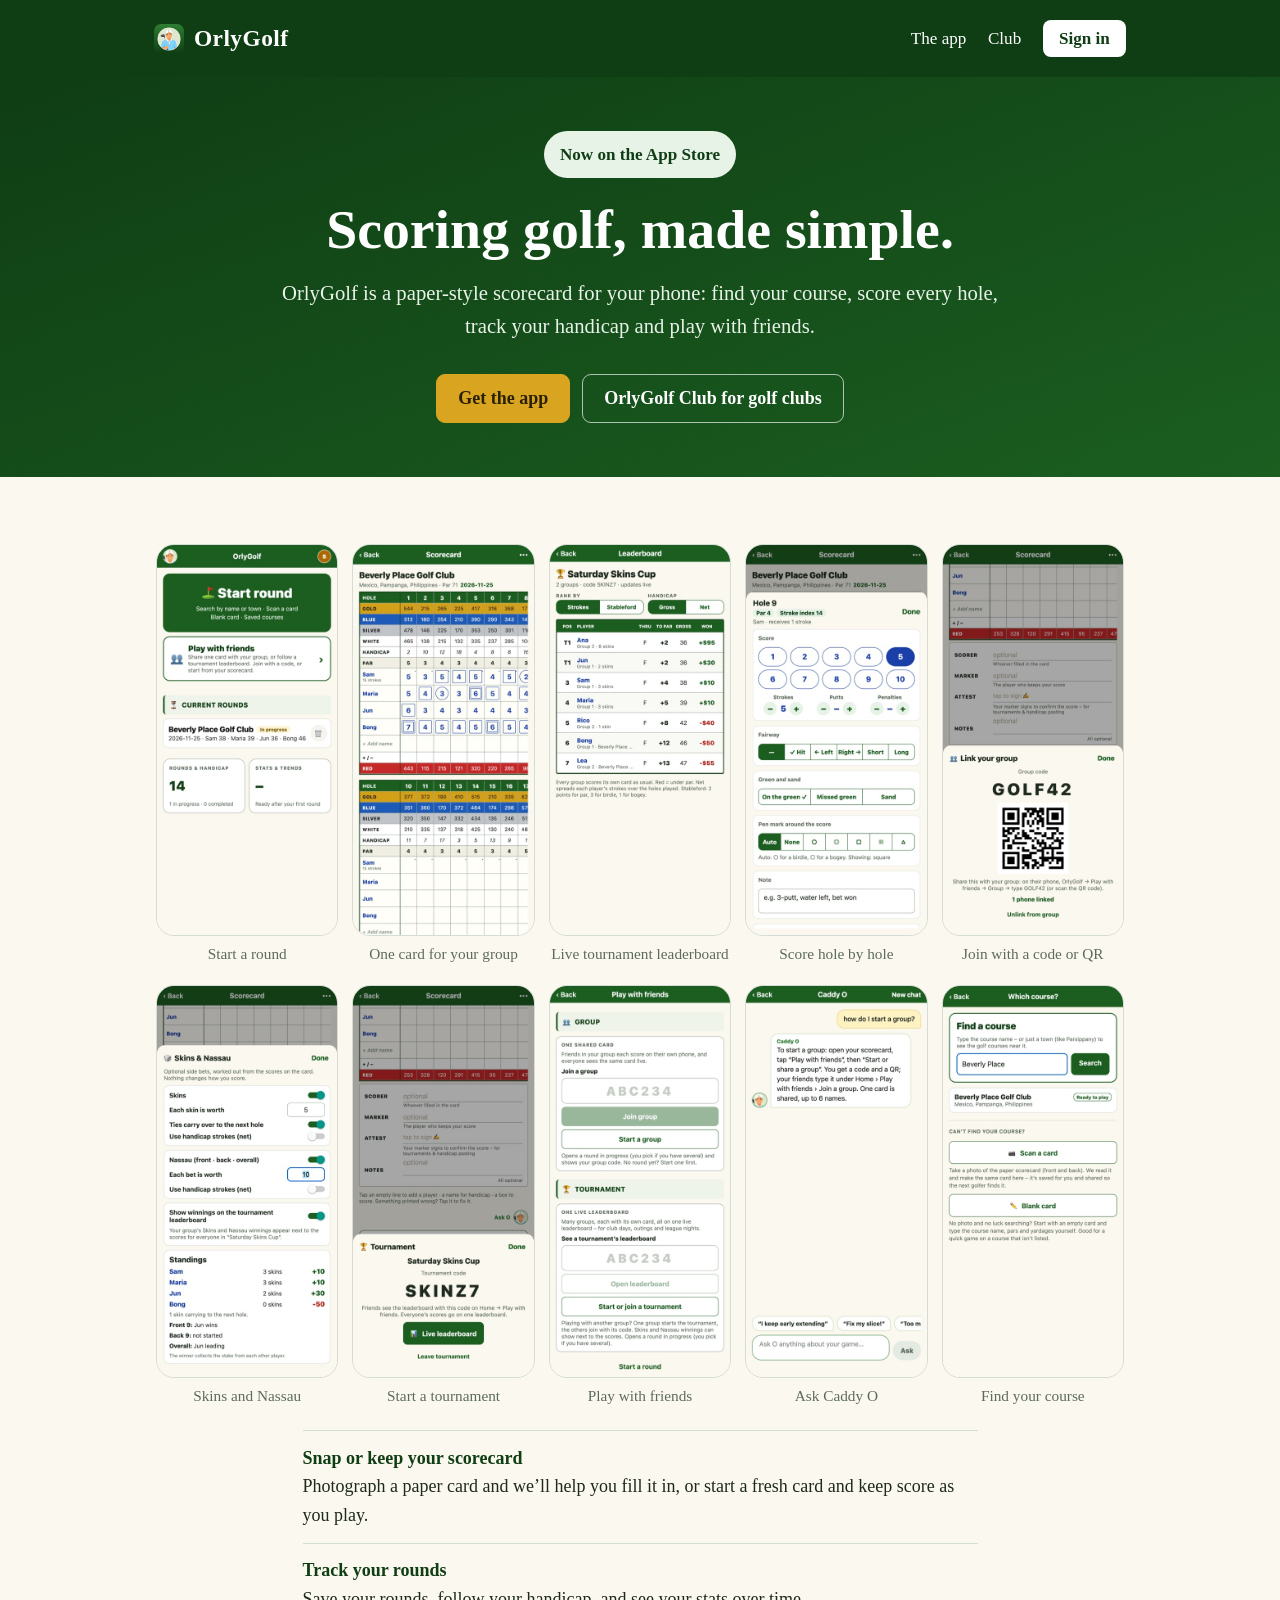
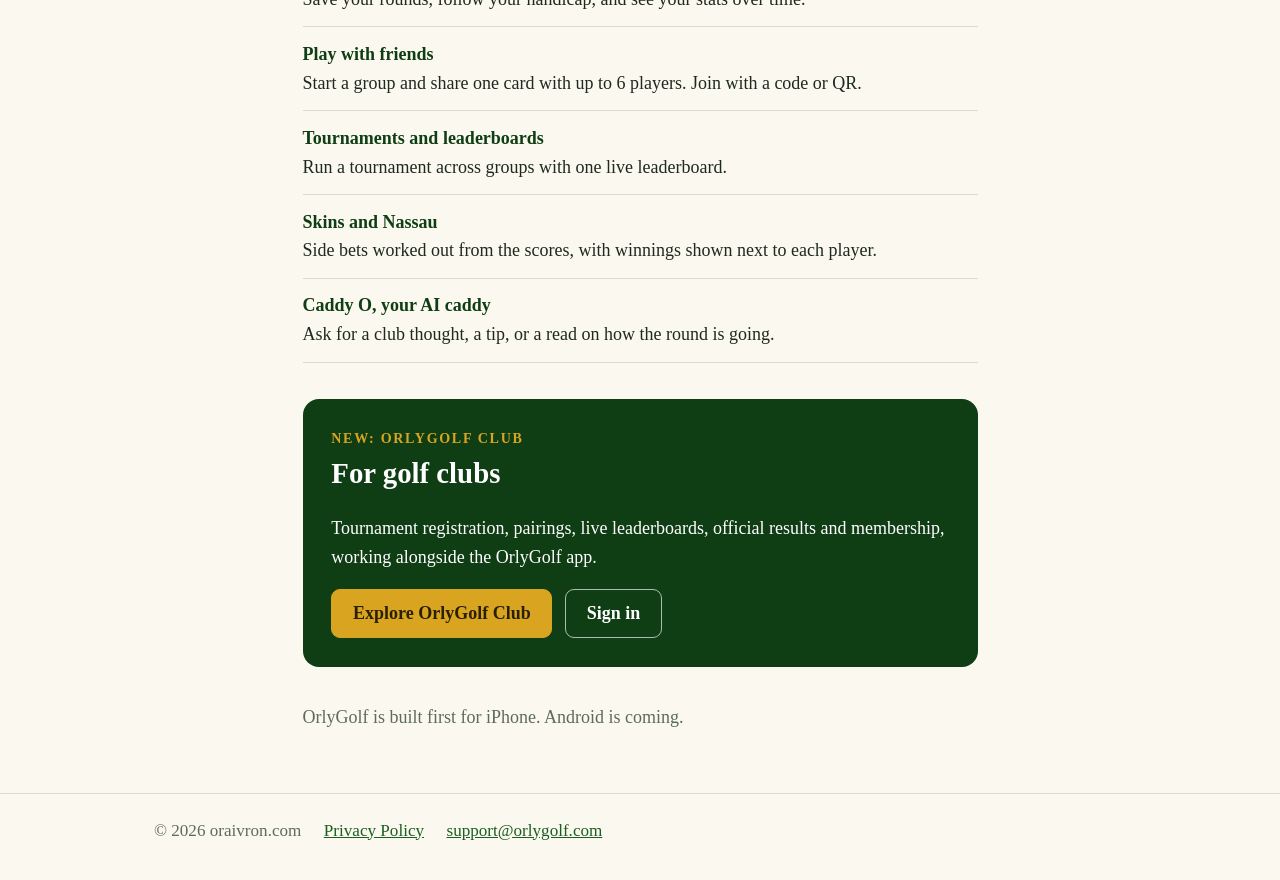
<file: index.html>
<!DOCTYPE html>
<html lang="en">
<head>
  <meta charset="utf-8">
  <meta name="viewport" content="width=device-width, initial-scale=1">
  <title>OrlyGolf — scoring golf, made simple</title>
  <meta name="description" content="OrlyGolf: scoring golf, made simple. A paper-style golf scorecard app. Snap or keep your scorecard, track rounds, handicap and stats, play with friends, and ask Caddy O, your AI caddy.">
  <link rel="canonical" href="https://orlygolf.com/">
  <link rel="icon" href="img/icon.png">
  <link rel="stylesheet" href="styles.css?v=db55f79e">
</head>
<body>
  <header>
    <div class="wrap"><a class="brand" href="./"><img src="img/icon.png" alt="" width="30" height="30">OrlyGolf</a>
      <nav aria-label="Main"><a href="./">The app</a><a href="club/">Club</a><a class="signin" href="club/#/login">Sign in</a></nav></div>
  </header>
  <section class="hero">
    <div class="wrap">
      <p class="badge"><a href="https://apps.apple.com/app/id6838043025">Now on the App Store</a></p>
      <h1>Scoring golf, made simple.</h1>
      <p class="lede">OrlyGolf is a paper-style scorecard for your phone: find your course, score every hole, track your handicap and play with friends.</p>
      <p class="actions"><a class="button" href="https://apps.apple.com/app/id6838043025">Get the app</a><a class="button outline" href="club/">OrlyGolf Club for golf clubs</a></p>
    </div>
  </section>
  <main>
    <section class="shots" aria-label="Screenshots">
      <figure><img src="img/home.jpg" alt="Home screen with Start round, Play with friends, current round and handicap." width="440" height="954" loading="lazy"><figcaption>Start a round</figcaption></figure>
      <figure><img src="img/scorecard-group.jpg" alt="Scorecard for Beverly Place Golf Club with four players and nine holes of scores." width="440" height="954" loading="lazy"><figcaption>One card for your group</figcaption></figure>
      <figure><img src="img/leaderboard.jpg" alt="Tournament leaderboard with position, to par, gross and winnings per player." width="440" height="954" loading="lazy"><figcaption>Live tournament leaderboard</figcaption></figure>
      <figure><img src="img/score-popup.jpg" alt="Score entry pop-up with number buttons over the scorecard." width="440" height="954" loading="lazy"><figcaption>Score hole by hole</figcaption></figure>
      <figure><img src="img/group-code.jpg" alt="Group code GOLF42 with a QR code to join the shared card." width="440" height="954" loading="lazy"><figcaption>Join with a code or QR</figcaption></figure>
      <figure><img src="img/skins-nassau.jpg" alt="Skins and Nassau settings and standings with money won and lost." width="440" height="954" loading="lazy"><figcaption>Skins and Nassau</figcaption></figure>
      <figure><img src="img/tournament.jpg" alt="Tournament sheet showing the code for Saturday Skins Cup." width="440" height="954" loading="lazy"><figcaption>Start a tournament</figcaption></figure>
      <figure><img src="img/play-with-friends.jpg" alt="Play with friends screen with Group and Tournament sections." width="440" height="954" loading="lazy"><figcaption>Play with friends</figcaption></figure>
      <figure><img src="img/caddy-o.jpg" alt="Caddy O chat answering how to start a group." width="440" height="954" loading="lazy"><figcaption>Ask Caddy O</figcaption></figure>
      <figure><img src="img/find-your-course.jpg" alt="Course search results with Full card and Your card tags." width="440" height="954" loading="lazy"><figcaption>Find your course</figcaption></figure>
    </section>

    <ul class="features">
      <li>
        <strong>Snap or keep your scorecard</strong>
        Photograph a paper card and we’ll help you fill it in, or start a fresh card and keep score as you play.
      </li>
      <li>
        <strong>Track your rounds</strong>
        Save your rounds, follow your handicap, and see your stats over time.
      </li>
      <li>
        <strong>Play with friends</strong>
        Start a group and share one card with up to 6 players. Join with a code or QR.
      </li>
      <li>
        <strong>Tournaments and leaderboards</strong>
        Run a tournament across groups with one live leaderboard.
      </li>
      <li>
        <strong>Skins and Nassau</strong>
        Side bets worked out from the scores, with winnings shown next to each player.
      </li>
      <li>
        <strong>Caddy O, your AI caddy</strong>
        Ask for a club thought, a tip, or a read on how the round is going.
      </li>
    </ul>

    <aside class="club-promo">
      <p class="eyebrow">New: OrlyGolf Club</p>
      <h2>For golf clubs</h2>
      <p>Tournament registration, pairings, live leaderboards, official results and membership, working alongside the OrlyGolf app.</p>
      <p class="actions"><a class="button" href="club/">Explore OrlyGolf Club</a><a class="button outline" href="club/#/login">Sign in</a></p>
    </aside>

    <p class="note">OrlyGolf is built first for iPhone. Android is coming.</p>
  </main>
  <footer>
    <div class="wrap">
      <span>© 2026 oraivron.com</span>
      <a href="privacy.html">Privacy Policy</a>
      <a href="mailto:support@orlygolf.com">support@orlygolf.com</a>
    </div>
  </footer>
</body>
</html>
</file>
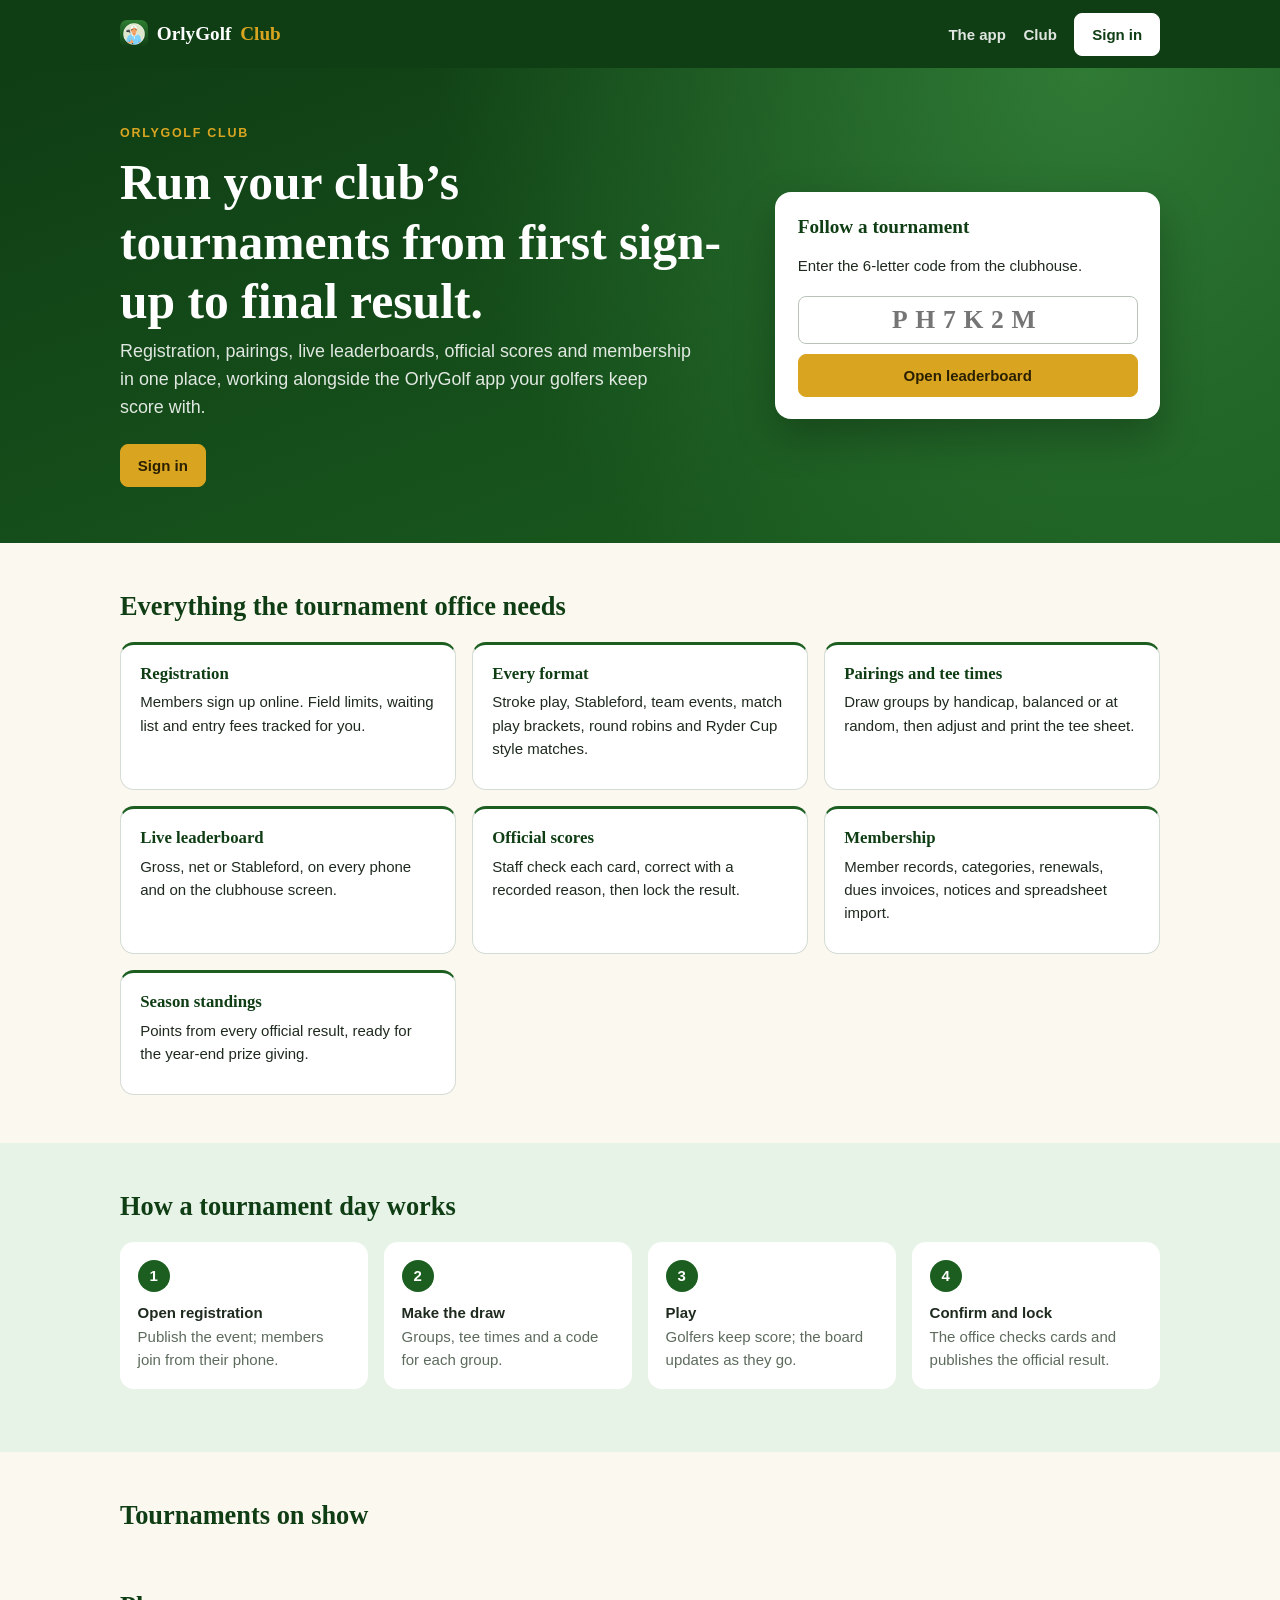
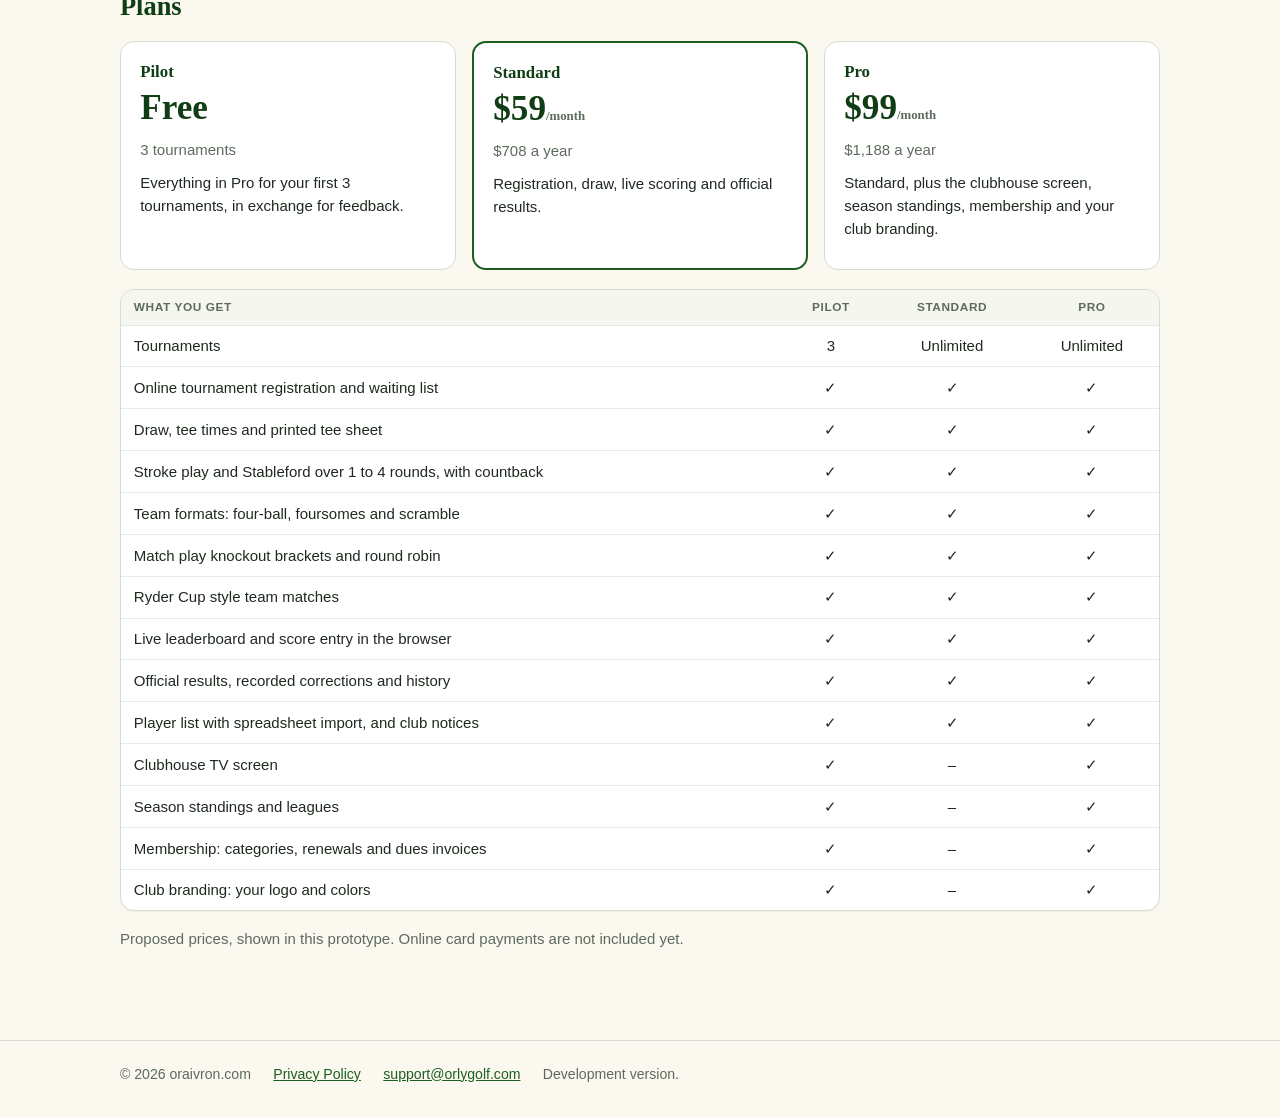
<file: club-dev/index.html>
<!DOCTYPE html>
<html lang="en">
<head>
  <meta charset="utf-8">
  <meta name="viewport" content="width=device-width, initial-scale=1">
  <title>OrlyGolf Club — tournaments and membership for golf clubs</title>
  <meta name="description" content="OrlyGolf Club: run club tournaments with live leaderboards and manage membership, working with the OrlyGolf app.">
  <meta name="robots" content="noindex">
  <link rel="icon" href="icon.png">
  <link rel="stylesheet" href="club.css?v=592870c0">
</head>
<body>
  <div id="root"></div>
  <script src="app.js?v=f42c25f8"></script>
</body>
</html>
</file>
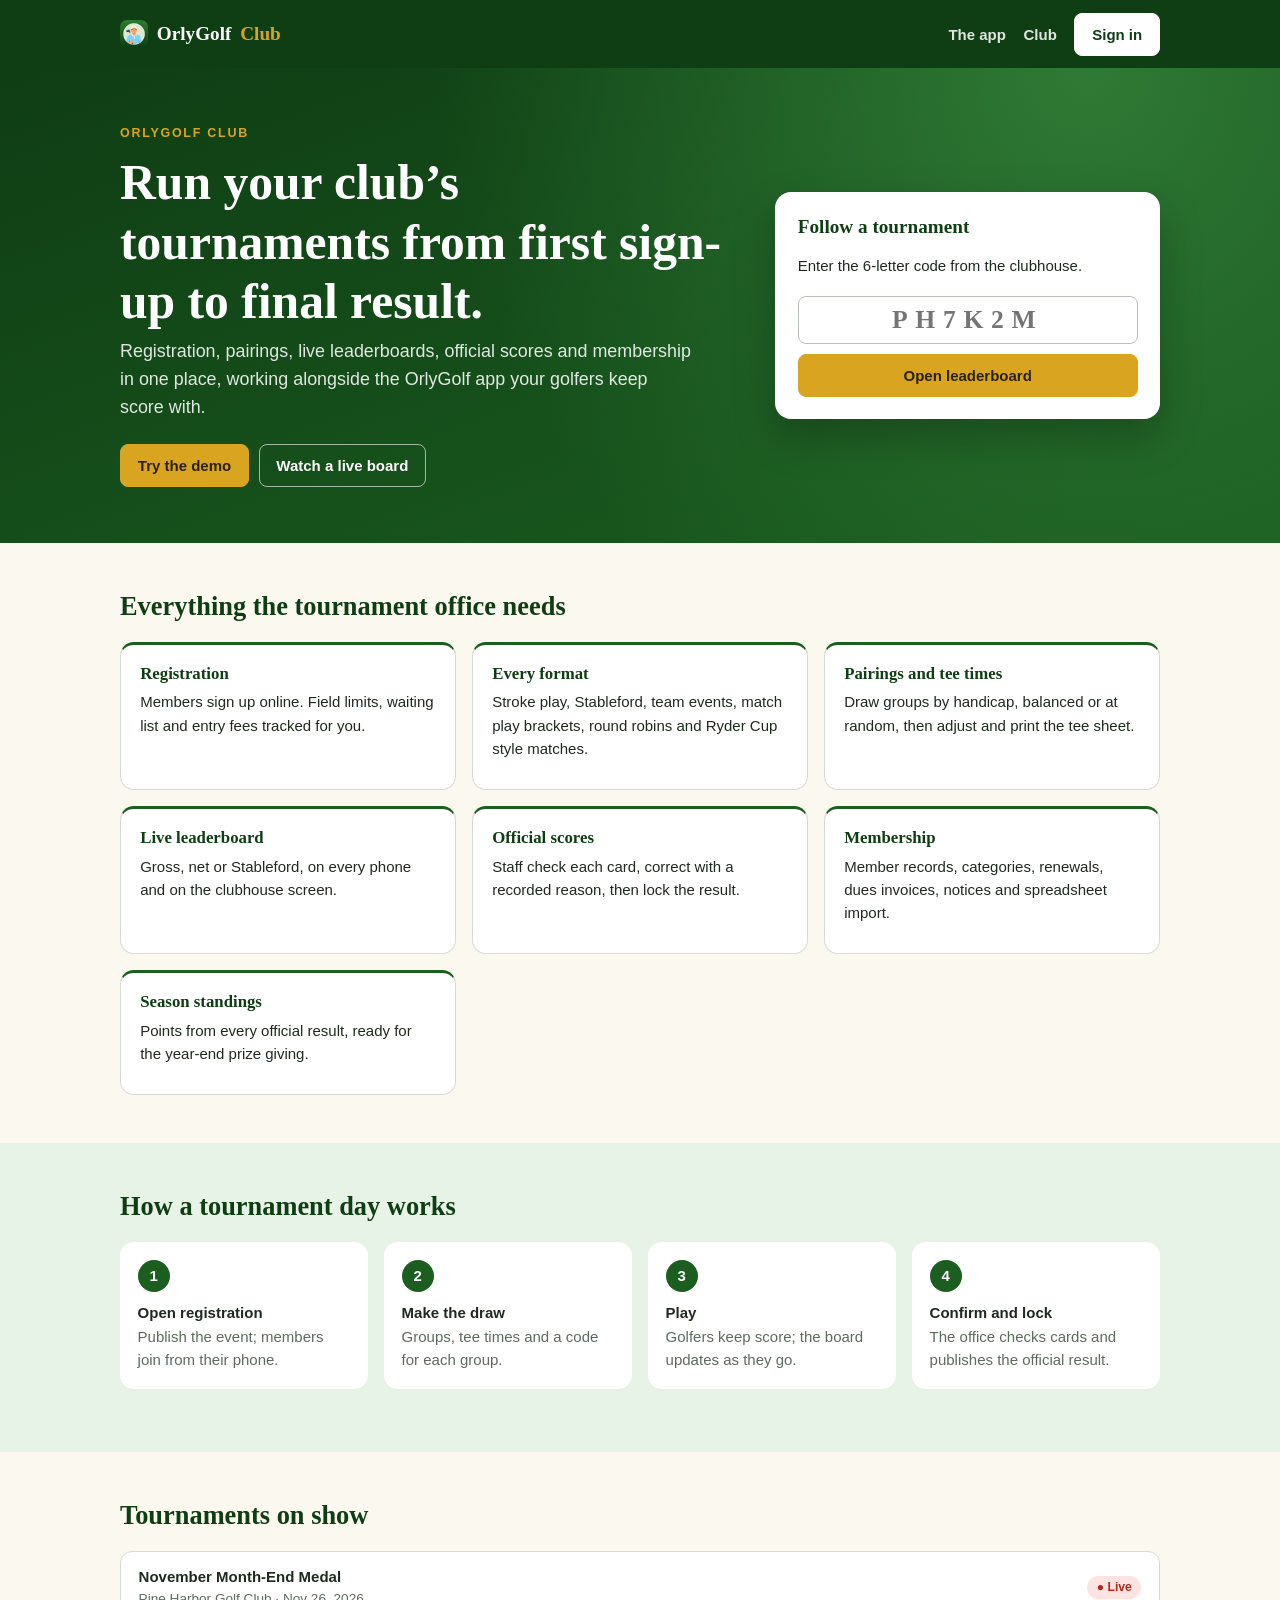
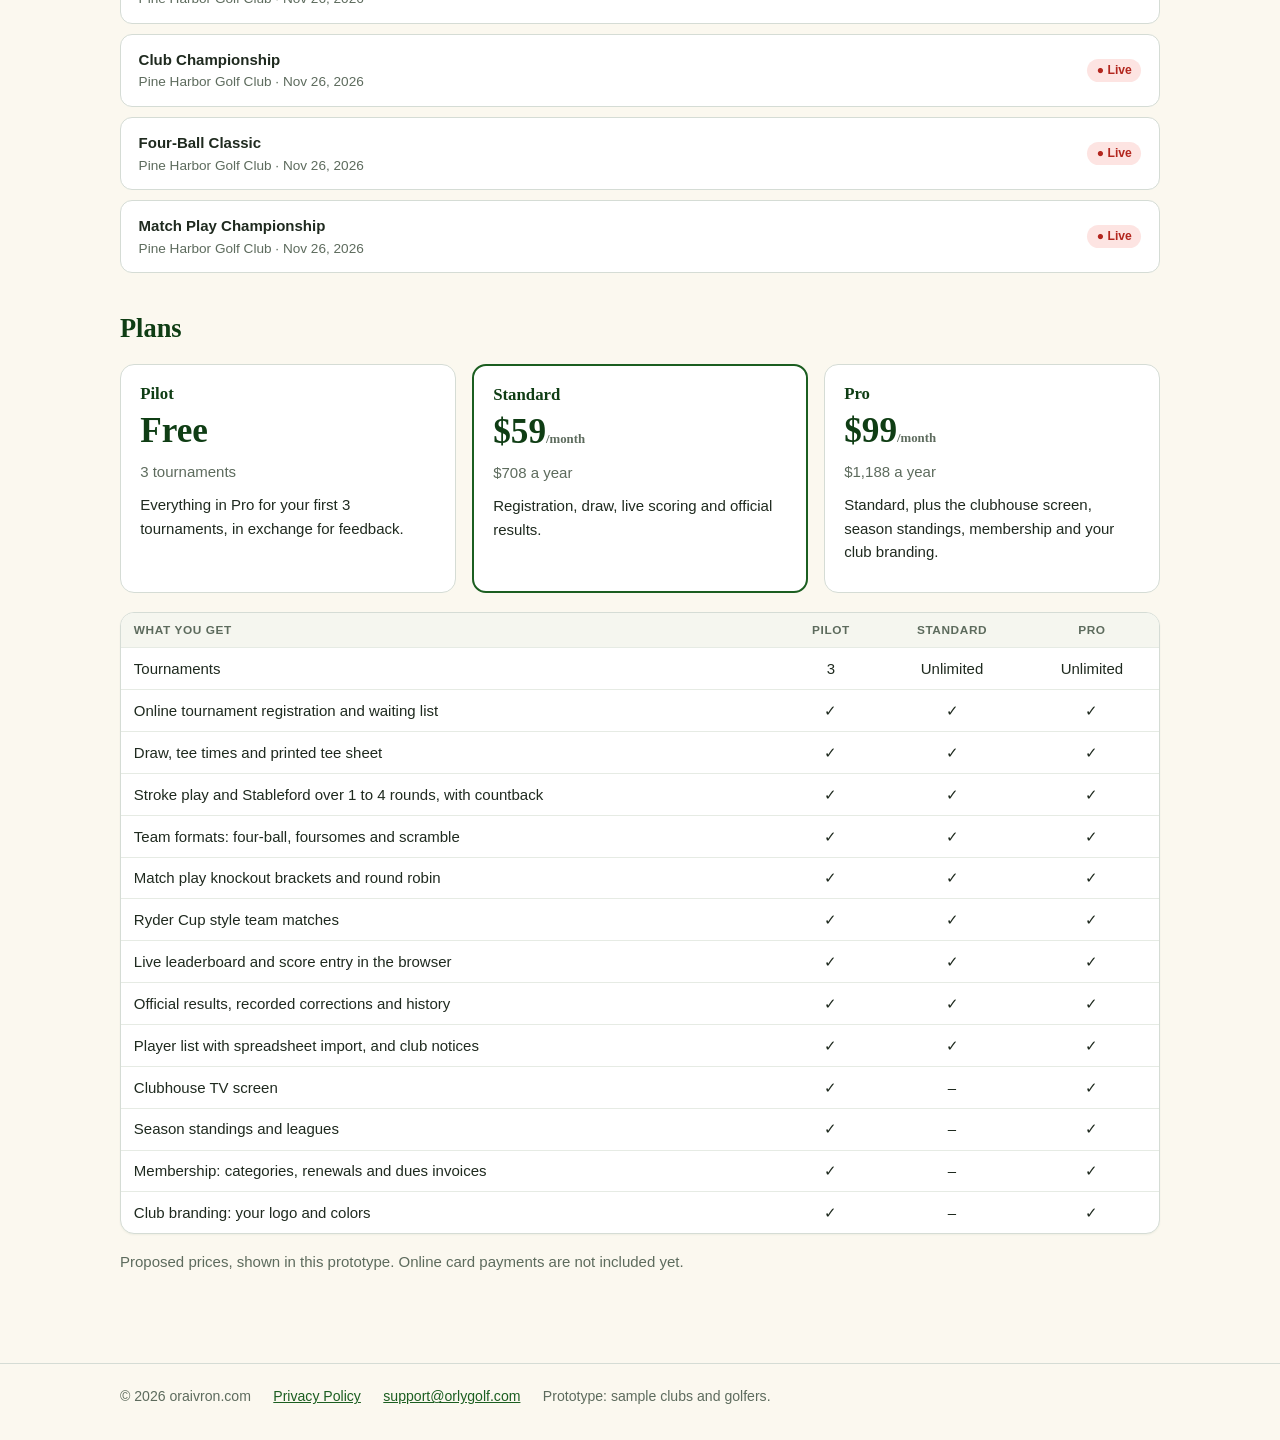
<file: club/index.html>
<!DOCTYPE html>
<html lang="en">
<head>
  <meta charset="utf-8">
  <meta name="viewport" content="width=device-width, initial-scale=1">
  <title>OrlyGolf Club — tournaments and membership for golf clubs</title>
  <meta name="description" content="OrlyGolf Club: run club tournaments with live leaderboards and manage membership, working with the OrlyGolf app.">
  <meta name="robots" content="noindex">
  <link rel="icon" href="icon.png">
  <link rel="stylesheet" href="club.css?v=84d89973">
</head>
<body>
  <div id="root"></div>
  <script src="app.js?v=0c22414e"></script>
</body>
</html>
</file>
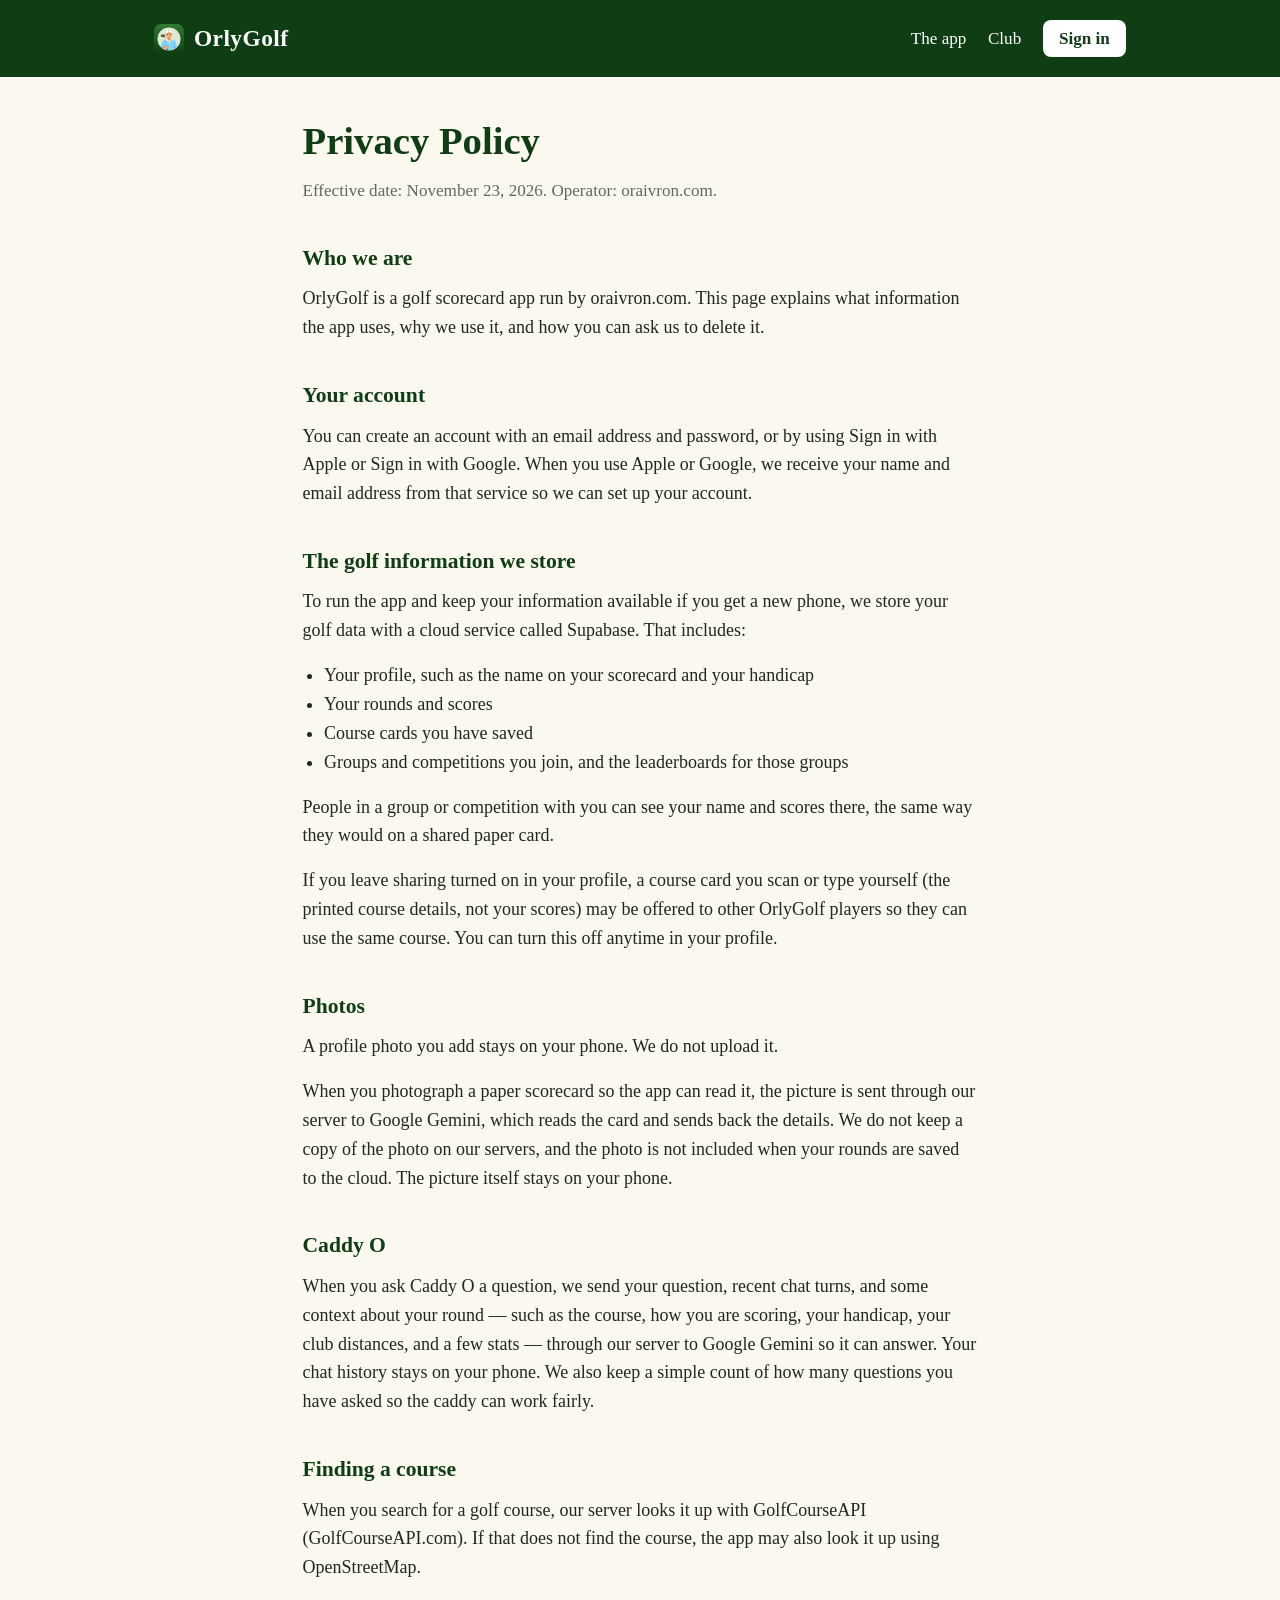
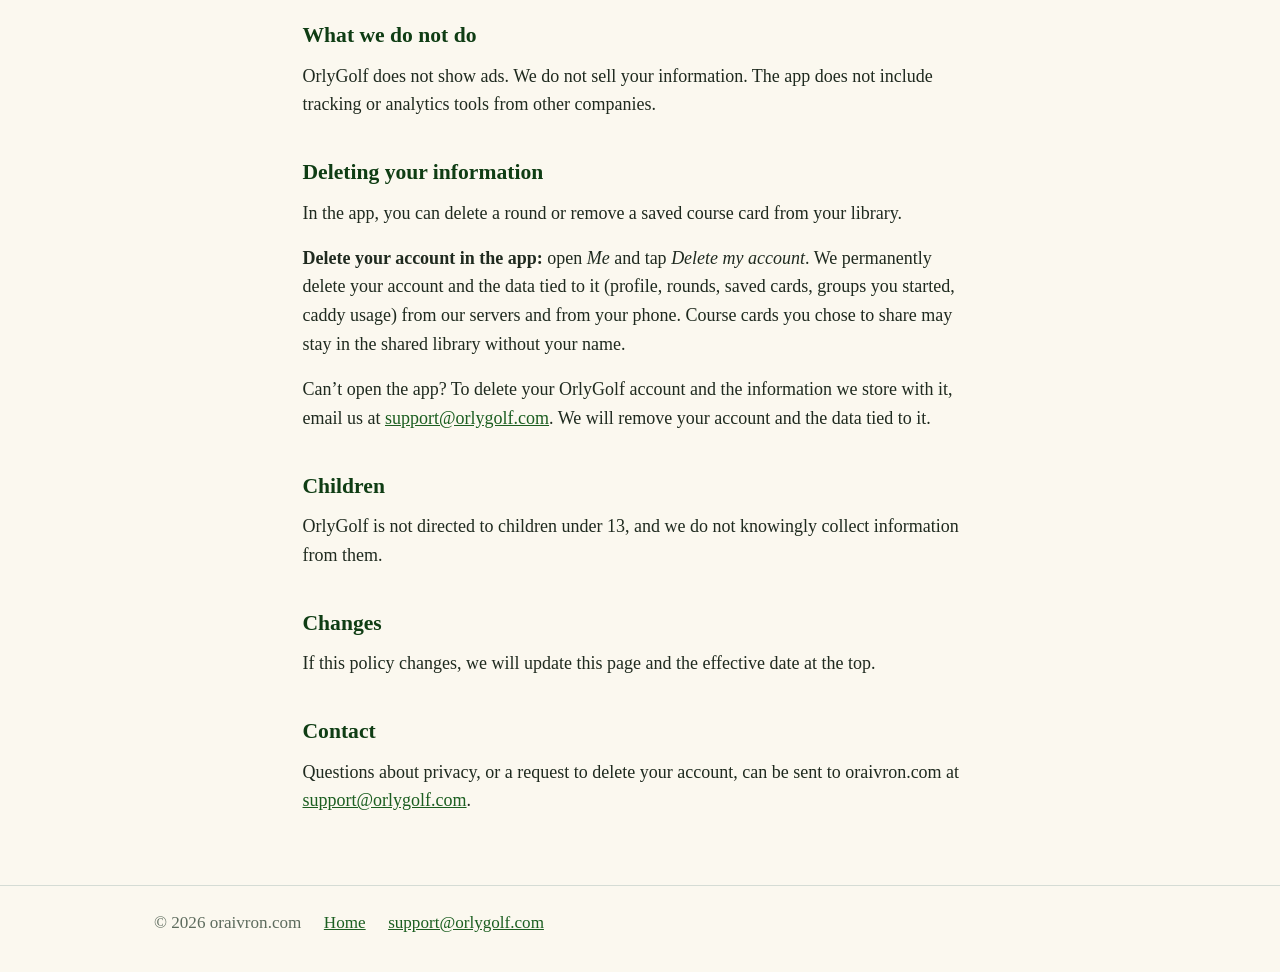
<file: privacy.html>
<!DOCTYPE html>
<html lang="en">
<head>
  <meta charset="utf-8">
  <meta name="viewport" content="width=device-width, initial-scale=1">
  <title>Privacy Policy — OrlyGolf</title>
  <meta name="description" content="Privacy Policy for the OrlyGolf golf scorecard app, operated by oraivron.com.">
  <link rel="canonical" href="https://orlygolf.com/privacy.html">
  <link rel="icon" href="img/icon.png">
  <link rel="stylesheet" href="styles.css?v=db55f79e">
</head>
<body>
  <header>
    <div class="wrap"><a class="brand" href="./"><img src="img/icon.png" alt="" width="30" height="30">OrlyGolf</a>
      <nav aria-label="Main"><a href="./">The app</a><a href="club/">Club</a><a class="signin" href="club/#/login">Sign in</a></nav></div>
  </header>
  <main class="policy">
    <h1>Privacy Policy</h1>
    <p class="updated">Effective date: November 23, 2026. Operator: oraivron.com.</p>

    <h2>Who we are</h2>
    <p>OrlyGolf is a golf scorecard app run by oraivron.com. This page explains what information the app uses, why we use it, and how you can ask us to delete it.</p>

    <h2>Your account</h2>
    <p>You can create an account with an email address and password, or by using Sign in with Apple or Sign in with Google. When you use Apple or Google, we receive your name and email address from that service so we can set up your account.</p>

    <h2>The golf information we store</h2>
    <p>To run the app and keep your information available if you get a new phone, we store your golf data with a cloud service called Supabase. That includes:</p>
    <ul>
      <li>Your profile, such as the name on your scorecard and your handicap</li>
      <li>Your rounds and scores</li>
      <li>Course cards you have saved</li>
      <li>Groups and competitions you join, and the leaderboards for those groups</li>
    </ul>
    <p>People in a group or competition with you can see your name and scores there, the same way they would on a shared paper card.</p>
    <p>If you leave sharing turned on in your profile, a course card you scan or type yourself (the printed course details, not your scores) may be offered to other OrlyGolf players so they can use the same course. You can turn this off anytime in your profile.</p>

    <h2>Photos</h2>
    <p>A profile photo you add stays on your phone. We do not upload it.</p>
    <p>When you photograph a paper scorecard so the app can read it, the picture is sent through our server to Google Gemini, which reads the card and sends back the details. We do not keep a copy of the photo on our servers, and the photo is not included when your rounds are saved to the cloud. The picture itself stays on your phone.</p>

    <h2>Caddy O</h2>
    <p>When you ask Caddy O a question, we send your question, recent chat turns, and some context about your round — such as the course, how you are scoring, your handicap, your club distances, and a few stats — through our server to Google Gemini so it can answer. Your chat history stays on your phone. We also keep a simple count of how many questions you have asked so the caddy can work fairly.</p>

    <h2>Finding a course</h2>
    <p>When you search for a golf course, our server looks it up with GolfCourseAPI (GolfCourseAPI.com). If that does not find the course, the app may also look it up using OpenStreetMap.</p>

    <h2>What we do not do</h2>
    <p>OrlyGolf does not show ads. We do not sell your information. The app does not include tracking or analytics tools from other companies.</p>

    <h2>Deleting your information</h2>
    <p>In the app, you can delete a round or remove a saved course card from your library.</p>
    <p><strong>Delete your account in the app:</strong> open <em>Me</em> and tap <em>Delete my account</em>. We permanently delete your account and the data tied to it (profile, rounds, saved cards, groups you started, caddy usage) from our servers and from your phone. Course cards you chose to share may stay in the shared library without your name.</p>
    <p>Can’t open the app? To delete your OrlyGolf account and the information we store with it, email us at <a href="mailto:support@orlygolf.com">support@orlygolf.com</a>. We will remove your account and the data tied to it.</p>

    <h2>Children</h2>
    <p>OrlyGolf is not directed to children under 13, and we do not knowingly collect information from them.</p>

    <h2>Changes</h2>
    <p>If this policy changes, we will update this page and the effective date at the top.</p>

    <h2>Contact</h2>
    <p>Questions about privacy, or a request to delete your account, can be sent to oraivron.com at <a href="mailto:support@orlygolf.com">support@orlygolf.com</a>.</p>
  </main>
  <footer>
    <div class="wrap">
      <span>© 2026 oraivron.com</span>
      <a href="./">Home</a>
      <a href="mailto:support@orlygolf.com">support@orlygolf.com</a>
    </div>
  </footer>
</body>
</html>
</file>
<file: styles.css>
:root {
  --green: #1b5e20;
  --green-dark: #0f3d14;
  --green-light: #e8f3e8;
  --paper: #fbf8ef;
  --ink: #1f2a1f;
  --ink-soft: #5d6b5d;
  --line: #d5dcd5;
  --white: #ffffff;
}

* { box-sizing: border-box; }

html, body {
  margin: 0;
  padding: 0;
  background: var(--paper);
  color: var(--ink);
  font-family: "Source Serif 4", "Iowan Old Style", "Palatino Linotype", Palatino, "Book Antiqua", Georgia, serif;
  line-height: 1.6;
  font-size: 18px;
}

a { color: var(--green); }
a:hover { color: var(--green-dark); }

header {
  background: var(--green-dark);
  color: var(--white);
  padding: 1.1rem 1.25rem;
}

header .wrap, main, footer .wrap {
  max-width: 40rem;
  margin: 0 auto;
}

.brand {
  font-weight: 700;
  letter-spacing: 0.02em;
  color: var(--white);
  text-decoration: none;
  font-size: 1.15rem;
}

.brand:hover { color: var(--green-light); }

main { padding: 2.25rem 1.25rem 3rem; }

h1 {
  font-size: 2.15rem;
  line-height: 1.2;
  margin: 0 0 0.75rem;
  color: var(--green-dark);
}

h2 {
  font-size: 1.2rem;
  margin: 2rem 0 0.5rem;
  color: var(--green-dark);
}

.lede {
  font-size: 1.15rem;
  color: var(--ink-soft);
  margin: 0 0 1.75rem;
}

.features {
  list-style: none;
  padding: 0;
  margin: 0 0 2rem;
}

.features li {
  padding: 0.7rem 0;
  border-top: 1px solid var(--line);
}

.features li:last-child { border-bottom: 1px solid var(--line); }

.features strong {
  display: block;
  color: var(--green-dark);
}

.badge {
  display: inline-block;
  background: var(--green-light);
  color: var(--green-dark);
  font-weight: 700;
  font-size: 0.95rem;
  padding: 0.55rem 0.9rem;
  border-radius: 999px;
  margin: 0 0 1rem;
}

.note { color: var(--ink-soft); margin: 0 0 0.4rem; }

footer {
  border-top: 1px solid var(--line);
  padding: 1.25rem 1.25rem 2rem;
  color: var(--ink-soft);
  font-size: 0.95rem;
}

footer .wrap { display: flex; flex-wrap: wrap; gap: 0.5rem 1.25rem; }

.policy p { margin: 0 0 0.9rem; }
.policy ul { margin: 0 0 0.9rem; padding-left: 1.2rem; }
.updated { color: var(--ink-soft); font-size: 0.95rem; margin-bottom: 1.5rem; }

/* screenshots row: scrolls sideways on small screens */
.shots { display: flex; gap: 14px; overflow-x: auto; padding: 4px 2px 14px; margin: 22px 0 8px; -webkit-overflow-scrolling: touch; }
.shots figure { margin: 0; flex: 0 0 auto; width: 170px; text-align: center; }
.shots img { width: 100%; height: auto; border: 1px solid var(--line); border-radius: 18px; background: var(--white); display: block; }
.shots figcaption { margin-top: 6px; font-size: 0.85rem; color: var(--ink-soft); }
/* wider screens: all ten in two rows, wider than the text column */
@media (min-width: 46rem) {
  .shots { display: grid; grid-template-columns: repeat(5, 1fr); gap: 18px 14px; overflow: visible;
    width: min(54rem, calc(100vw - 3rem)); margin-left: 50%; transform: translateX(-50%); }
  .shots figure { width: auto; }
}

/* site navigation, home hero and OrlyGolf Club */
header .wrap { display: flex; justify-content: space-between; align-items: center; gap: 1rem; max-width: 54rem; }
.brand { display: inline-flex; align-items: center; gap: 0.55rem; font-size: 1.3rem; }
.brand img { border-radius: 7px; }
header nav { display: flex; align-items: center; gap: 1.2rem; font-size: 0.95rem; }
header nav a { color: var(--white); text-decoration: none; white-space: nowrap; }
header nav a:hover { text-decoration: underline; }
header nav a.signin { background: var(--white); color: var(--green-dark); padding: 0.25rem 0.9rem; border-radius: 8px; font-weight: 700; }
footer .wrap { max-width: 54rem; }
.hero { background: linear-gradient(160deg, var(--green-dark), var(--green)); color: var(--white); padding: 3rem 1.25rem; text-align: center; }
.hero .wrap { max-width: 40rem; margin: 0 auto; }
.hero h1 { color: var(--white); font-size: clamp(2.1rem, 6vw, 3.1rem); }
.hero .lede { color: var(--green-light); }
.hero .badge a { color: inherit; text-decoration: none; }
.actions { display: flex; flex-wrap: wrap; gap: 0.7rem; margin: 0; }
.hero .actions { justify-content: center; }
.button { display: inline-block; background: #d9a521; color: #2a2000; border: 1px solid #d9a521; border-radius: 9px; padding: 0.5rem 1.15rem; font-weight: 700; text-decoration: none; font-size: 1rem; }
.button:hover { color: #2a2000; filter: brightness(1.07); }
.button.outline { background: transparent; color: var(--white); border-color: rgba(255,255,255,0.65); }
.club-promo { background: var(--green-dark); color: var(--white); border-radius: 16px; padding: 1.6rem; margin: 0 0 2rem; }
.club-promo h2 { color: var(--white); margin: 0 0 0.4rem; font-size: 1.6rem; }
.club-promo .eyebrow { color: #d9a521; text-transform: uppercase; letter-spacing: 0.12em; font-size: 0.78rem; font-weight: 700; margin: 0; }
.club-promo .button.outline:hover { color: var(--white); }
@media (max-width: 26rem) { header nav { gap: 0.8rem; } header nav a:first-child { display: none; } }
</file>
<file: club-dev/club.css>
:root { --green:#1b5e20; --green-dark:#0f3d14; --green-light:#e8f3e8; --paper:#fbf8ef; --ink:#1f2a1f; --soft:#5d6b5d; --line:#d5dcd5; --white:#fff; --gold:#d9a521; --red:#b3261e; --blue:#1a3fa8; --amber:#8a5a00;
  --serif:"Source Serif 4","Iowan Old Style","Palatino Linotype",Palatino,Georgia,serif; --sans:-apple-system,BlinkMacSystemFont,"Segoe UI",Roboto,Helvetica,Arial,sans-serif; }
* { box-sizing:border-box; }
body { margin:0; background:var(--paper); color:var(--ink); font:15px/1.55 var(--sans); }
h1,h2,h3 { font-family:var(--serif); color:var(--green-dark); line-height:1.2; margin:0 0 .4rem; }
h1 { font-size:1.9rem; } h2 { font-size:1.2rem; } h3 { font-size:1.05rem; }
p { margin:0 0 .6rem; } a { color:var(--green); } small { display:block; color:var(--soft); font-size:.8rem; }
code { background:var(--green-light); color:var(--green-dark); padding:.1rem .4rem; border-radius:5px; letter-spacing:.08em; font-size:.9em; }
.muted { color:var(--soft); } .pad { padding:0 1rem; } .error { color:var(--red); } .right { text-align:right; }
.row { display:flex; gap:.6rem; align-items:center; } .row.wrap { flex-wrap:wrap; align-items:flex-end; } .row.end { justify-content:flex-end; margin-top:1rem; }
input,select,textarea { font:inherit; color:inherit; background:var(--white); border:1px solid #b9c4b9; border-radius:8px; padding:.5rem .65rem; max-width:100%; }
input:focus-visible,select:focus-visible,textarea:focus-visible,button:focus-visible,a:focus-visible { outline:3px solid var(--gold); outline-offset:1px; }
input:disabled,select:disabled,textarea:disabled { background:#eef0ea; color:var(--soft); }
button { font:inherit; cursor:pointer; } button:disabled { cursor:not-allowed; opacity:.5; }
.btn { display:inline-block; background:var(--green); color:var(--white); border:1px solid var(--green); border-radius:8px; padding:.55rem 1.05rem; font-weight:600; text-decoration:none; white-space:nowrap; }
.btn:hover { background:var(--green-dark); color:var(--white); }
.btn.small { padding:.3rem .7rem; font-size:.87rem; } .btn.plainbtn { background:var(--white); color:var(--green-dark); border-color:#b9c4b9; } .btn.plainbtn:hover { background:var(--green-light); }
.btn.gold { background:var(--gold); border-color:var(--gold); color:#2a2000; } .btn.gold:hover { filter:brightness(1.07); }
.btn.light { background:var(--white); color:var(--green-dark); border-color:var(--white); } .btn.outline { background:transparent; border-color:rgba(255,255,255,.6); color:var(--white); }
.ghost { background:none; border:0; color:var(--green); font-weight:600; padding:.3rem .5rem; } .ghost.danger { color:var(--red); }
.linklike { background:none; border:0; padding:0; color:var(--green-dark); font-weight:600; }
.chip { border:1px solid var(--green); background:var(--white); color:var(--green); border-radius:99px; padding:.2rem .75rem; font-size:.82rem; font-weight:600; } .chip.on { background:var(--green); color:var(--white); }
.badge { display:inline-block; border-radius:99px; padding:.12rem .6rem; font-size:.76rem; font-weight:700; white-space:nowrap; } .badge::first-letter { text-transform:uppercase; }
.badge.green { background:var(--green-light); color:var(--green-dark); } .badge.grey { background:#e9ebe4; color:#4b574b; } .badge.amber { background:#fff1cc; color:var(--amber); } .badge.red { background:#fde4e2; color:var(--red); } .badge.blue { background:#e3e9fb; color:var(--blue); }
.brand { display:inline-flex; align-items:center; gap:.55rem; color:var(--white); text-decoration:none; font:700 1.2rem var(--serif); }
.brand img { border-radius:7px; } .brand em { font-style:normal; color:var(--gold); }

/* signed in */
.shell { display:grid; grid-template-columns:232px 1fr; min-height:100vh; }
aside { background:var(--green-dark); color:var(--white); padding:1.1rem .85rem; display:flex; flex-direction:column; gap:.9rem; position:sticky; top:0; height:100vh; }
.club-name { font-size:.8rem; color:rgba(255,255,255,.72); margin:0; text-transform:uppercase; letter-spacing:.08em; }
aside nav { display:flex; flex-direction:column; gap:2px; }
aside nav a { color:rgba(255,255,255,.87); text-decoration:none; padding:.55rem .75rem; border-radius:8px; font-weight:500; white-space:nowrap; }
aside nav a:hover { background:rgba(255,255,255,.08); } aside nav a.on { background:var(--white); color:var(--green-dark); font-weight:700; }
.who { margin-top:auto; border-top:1px solid rgba(255,255,255,.18); padding-top:.8rem; display:flex; justify-content:space-between; align-items:center; gap:.5rem; }
.who small { color:rgba(255,255,255,.72); } .who button { background:none; border:1px solid rgba(255,255,255,.4); color:var(--white); border-radius:8px; padding:.3rem .6rem; font-size:.82rem; white-space:nowrap; }
main { padding:1.6rem clamp(.9rem,3vw,2.2rem) 3rem; min-width:0; max-width:1240px; width:100%; }
.page-head { display:flex; justify-content:space-between; gap:1rem; align-items:flex-start; flex-wrap:wrap; margin-bottom:1.1rem; } .page-head p { color:var(--soft); margin:0; } .page-head .row { flex-wrap:wrap; }
.card { background:var(--white); border:1px solid var(--line); border-radius:14px; padding:1.1rem; margin-bottom:1rem; box-shadow:0 1px 2px rgba(15,61,20,.05); min-width:0; }
.card.flush { padding:0; overflow:hidden; } .card.flush>.card-head { padding:.85rem 1.1rem; margin:0; border-bottom:1px solid var(--line); }
.card-head { display:flex; justify-content:space-between; align-items:center; gap:.75rem; margin-bottom:.75rem; flex-wrap:wrap; } .card-head h2 { margin:0; } .card-head .row { flex-wrap:wrap; }
.stats { display:grid; grid-template-columns:repeat(auto-fit,minmax(160px,1fr)); gap:.8rem; margin-bottom:1rem; }
.stat { background:var(--white); border:1px solid var(--line); border-top:3px solid var(--green); border-radius:12px; padding:.75rem .95rem; }
.stat span { color:var(--soft); font-size:.82rem; } .stat strong { display:block; font:700 1.65rem var(--serif); color:var(--green-dark); }
.grid { display:grid; gap:1rem; align-items:start; } .grid.two { grid-template-columns:repeat(auto-fit,minmax(min(430px,100%),1fr)); } .grid.three { grid-template-columns:repeat(auto-fill,minmax(250px,1fr)); } .grid .card { margin:0; } .grid { margin-bottom:1rem; }
.table-wrap { overflow-x:auto; }
table { width:100%; border-collapse:collapse; }
th { text-align:left; font-size:.74rem; text-transform:uppercase; letter-spacing:.05em; color:var(--soft); background:#f5f6ef; padding:.5rem .8rem; white-space:nowrap; }
td { padding:.55rem .8rem; border-top:1px solid #e6ebe4; vertical-align:middle; }
tr.tap { cursor:pointer; } tr.tap:hover td { background:var(--green-light); } tr.mine td { background:#fff6da; }
.num { text-align:right; } .pos { font-weight:700; color:var(--green-dark); white-space:nowrap; } .score { font:700 1.05rem var(--serif); } .score.under { color:var(--red); }
.empty { text-align:center; color:var(--soft); padding:1.4rem; }
.nines { overflow-x:auto; } table.mini { font-size:.82rem; margin:.25rem 0; table-layout:fixed; min-width:420px; } .mini th,.mini td { text-align:center; padding:.25rem .1rem; border:1px solid var(--line); text-transform:none; letter-spacing:0; } .mini tr>th:first-child { width:52px; }
.mini span { display:inline-block; min-width:1.55em; line-height:1.5em; } .birdie { border:1.5px solid var(--red); border-radius:99px; color:var(--red); } .eagle { border:3px double var(--red); border-radius:99px; color:var(--red); } .bogey { border:1.5px solid var(--blue); color:var(--blue); } .double { border:3px double var(--blue); color:var(--blue); }
table.card-edit { min-width:900px; } .card-edit input { width:100%; padding:.25rem .1rem; text-align:center; border:0; -moz-appearance:textfield; appearance:textfield; } .card-edit input::-webkit-inner-spin-button { display:none; }
.tabs { display:flex; gap:.25rem; overflow-x:auto; border-bottom:2px solid var(--line); margin-bottom:1rem; }
.tabs button { background:none; border:0; border-bottom:3px solid transparent; margin-bottom:-2px; padding:.6rem .85rem; font-weight:600; color:var(--soft); white-space:nowrap; } .tabs button[aria-selected=true] { color:var(--green-dark); border-color:var(--green); }
.progress { display:flex; list-style:none; padding:0; margin:0 0 1rem; gap:3px; overflow-x:auto; } .progress li { flex:1; text-align:center; padding:.4rem .6rem; font-size:.78rem; font-weight:600; background:#e9ebe4; color:var(--soft); white-space:nowrap; border-radius:6px; } .progress li.done { background:var(--green-light); color:var(--green-dark); } .progress li.now { background:var(--green); color:var(--white); }
.notice { background:#fff4d6; border:1px solid #ecd28a; color:#5c3d00; border-radius:10px; padding:.65rem .9rem; margin-bottom:1rem; display:flex; flex-wrap:wrap; gap:.4rem 1rem; align-items:center; }
.sim { display:flex; justify-content:space-between; flex-wrap:wrap; gap:.6rem; align-items:center; border:1.5px dashed var(--gold); background:#fffaea; border-radius:10px; padding:.65rem .9rem; margin-bottom:1rem; }
.bar { height:8px; background:#e3e8df; border-radius:9px; overflow:hidden; min-width:90px; } .bar i { display:block; height:100%; background:var(--green); }
.timeline,.plain { list-style:none; padding:0; margin:0; } .timeline li { padding:.5rem 0 .5rem .9rem; border-left:3px solid var(--green-light); } .timeline span { display:block; color:var(--soft); font-size:.8rem; }
.plain li { display:flex; justify-content:space-between; gap:.5rem; align-items:center; padding:.4rem 0; border-top:1px solid #e6ebe4; } .plain small { display:inline; }
.group-code { margin:.7rem 0 0; font-size:.85rem; color:var(--soft); }
.field { display:flex; flex-direction:column; gap:.25rem; margin-bottom:.4rem; } .field>span { font-size:.82rem; font-weight:600; color:var(--soft); }
.form-grid { display:grid; grid-template-columns:repeat(auto-fill,minmax(200px,1fr)); gap:.5rem .9rem; align-items:end; } .form-grid .check,.form-grid .error { grid-column:1/-1; } .form-grid .btn { justify-self:start; margin-bottom:.4rem; }
.check { display:flex; gap:.55rem; align-items:center; padding:.35rem 0; } .tiny { width:5rem; }
.filters { display:flex; gap:.6rem; flex-wrap:wrap; padding:.75rem 1.1rem; border-bottom:1px solid var(--line); } .filters input[type=search] { flex:1; min-width:200px; }
.scrim { position:fixed; inset:0; background:rgba(10,30,12,.55); display:grid; place-items:center; padding:1rem; z-index:20; } .modal { background:var(--white); border-radius:16px; padding:1.25rem; width:min(760px,100%); max-height:90vh; overflow:auto; } .modal textarea { width:100%; margin:.6rem 0; }
.score-block { border-top:1px solid var(--line); padding:.7rem 0; } .score-inputs { display:grid; grid-template-columns:repeat(9,1fr); gap:5px; } .score-inputs label { text-align:center; font-size:.75rem; font-weight:700; } .score-inputs small { font-size:.66rem; font-weight:400; } .score-inputs input { width:100%; text-align:center; padding:.35rem 0; font-weight:700; }
.demo-note { font-size:.78rem; color:var(--soft); text-align:center; margin-top:2rem; }
.section { margin-top:1.4rem; }
.tee { background:var(--green-light); border-radius:8px; padding:.55rem .8rem; }
.hole-nav { display:flex; justify-content:space-between; align-items:center; text-align:center; margin-bottom:.8rem; } .hole-nav strong { display:block; font:700 1.5rem var(--serif); } .hole-nav span { color:var(--soft); } .hole-nav .btn { font-size:1.5rem; line-height:1; padding:.5rem 1.1rem; }
.stepper { display:flex; justify-content:space-between; align-items:center; gap:.7rem; padding:.6rem 0; border-top:1px solid var(--line); font-weight:600; } .stepper div { display:flex; gap:.4rem; } .stepper button { width:3rem; height:3rem; border-radius:10px; border:1px solid #b9c4b9; background:var(--white); font-size:1.4rem; } .stepper .value { background:var(--paper); font:700 1.5rem var(--serif); color:var(--blue); }
.wide-btn { width:100%; padding:.8rem; }
.member-card { background:linear-gradient(135deg,var(--green-dark),var(--green)); color:var(--white); border-radius:18px; padding:1.4rem; max-width:430px; margin-bottom:1rem; box-shadow:0 8px 24px rgba(15,61,20,.25); } .member-card h2 { color:var(--white); font-size:1.7rem; margin:.8rem 0 1rem; } .member-card p { color:var(--gold); font-weight:700; margin:0; } .member-card div { display:flex; justify-content:space-between; gap:.5rem; flex-wrap:wrap; font-size:.85rem; text-transform:capitalize; }

/* public */
.wide { max-width:1080px; margin:0 auto; padding:0 1.25rem; }
.top { background:var(--green-dark); padding:.8rem 0; } .top .wide { display:flex; justify-content:space-between; align-items:center; gap:1rem; } .top nav { display:flex; gap:1.1rem; align-items:center; } .top nav a:not(.btn) { color:rgba(255,255,255,.87); text-decoration:none; font-weight:600; }
.hero { background:radial-gradient(circle at 85% 0,#2f7a35 0,transparent 55%),linear-gradient(160deg,var(--green-dark),var(--green)); color:var(--white); padding:3.5rem 0; }
.hero-grid { display:grid; grid-template-columns:1.6fr 1fr; gap:2.5rem; align-items:center; } .hero h1 { color:var(--white); font-size:clamp(2rem,4.5vw,3.1rem); } .lede { font-size:1.12rem; color:rgba(255,255,255,.87); max-width:36rem; margin-bottom:1.4rem; }
.eyebrow { color:var(--gold); text-transform:uppercase; letter-spacing:.14em; font-weight:700; font-size:.78rem; }
.code-box { background:var(--white); color:var(--ink); border-radius:16px; padding:1.4rem; display:flex; flex-direction:column; gap:.6rem; box-shadow:0 18px 40px rgba(0,0,0,.25); } .code-box input { font:700 1.6rem var(--serif); letter-spacing:.3em; text-align:center; width:100%; }
.band { padding:3rem 0; } .band.alt { background:var(--green-light); } .band h2 { font-size:1.65rem; margin-bottom:1.2rem; }
.features-grid,.plans { display:grid; grid-template-columns:repeat(auto-fit,minmax(260px,1fr)); gap:1rem; }
.features-grid article,.plans article { background:var(--white); border:1px solid var(--line); border-radius:14px; padding:1.2rem; } .features-grid article { border-top:3px solid var(--green); }
.plans .featured { border:2px solid var(--green); } .price { font:700 2.2rem var(--serif); color:var(--green-dark); } .price small { display:inline; }
.steps { display:grid; grid-template-columns:repeat(auto-fit,minmax(200px,1fr)); gap:1rem; padding:0; list-style:none; counter-reset:s; } .steps li { counter-increment:s; background:var(--white); border-radius:14px; padding:1.1rem; } .steps li::before { content:counter(s); display:grid; place-items:center; width:2rem; height:2rem; border-radius:99px; background:var(--green); color:var(--white); font-weight:700; margin-bottom:.6rem; } .steps b { display:block; } .steps span { color:var(--soft); }
.event-list { display:grid; gap:.6rem; margin-bottom:2.5rem; } .event { display:flex; justify-content:space-between; align-items:center; gap:1rem; background:var(--white); border:1px solid var(--line); border-radius:12px; padding:.85rem 1.1rem; text-decoration:none; color:var(--ink); } .event:hover { border-color:var(--green); } .event span:not(.badge) { display:block; color:var(--soft); font-size:.85rem; }
.event-head { background:var(--green); color:var(--white); padding:1.6rem 0; margin-bottom:1rem; } .event-head h1 { color:var(--white); }
.login { display:grid; grid-template-columns:repeat(auto-fit,minmax(300px,1fr)); gap:1rem; padding-top:2rem; padding-bottom:2rem; align-items:start; } .login form .btn { margin-top:.4rem; }
.login>.card:only-child { max-width:460px; width:100%; margin-left:auto; margin-right:auto; }
.demo-list { display:grid; gap:.5rem; margin-bottom:.8rem; } .demo-list button { display:flex; justify-content:space-between; align-items:center; gap:.8rem; text-align:left; background:var(--paper); border:1px solid var(--line); border-radius:10px; padding:.65rem .85rem; } .demo-list button:hover { border-color:var(--green); background:var(--green-light); }
.site-foot { border-top:1px solid var(--line); padding:1.4rem 0 2rem; margin-top:2rem; color:var(--soft); font-size:.88rem; } .site-foot .wide { display:flex; gap:.6rem 1.4rem; flex-wrap:wrap; }

/* clubhouse screen */
.tv { position:fixed; inset:0; overflow:auto; background:var(--tv,#0a2a0e); color:var(--white); padding:2.5vh 3vw; display:flex; flex-direction:column; font-size:clamp(14px,2.5vh,34px); }
.tv header,.tv footer { display:flex; justify-content:space-between; align-items:center; gap:1rem; } .tv h1 { color:var(--white); font-size:2em; margin:0; } .tv header p { color:var(--gold); text-transform:uppercase; letter-spacing:.14em; margin:0; font-weight:700; } .tv-side { display:flex; gap:1rem; align-items:center; font-weight:700; }
.tv table { margin:2vh 0; font-size:1.2em; } .tv th { background:transparent; color:rgba(255,255,255,.65); font-size:.6em; } .tv td { border-top:1px solid rgba(255,255,255,.14); padding:.28em .6em; } .tv td:first-child { color:var(--gold); font-weight:700; } .tv .big { font:700 1.2em var(--serif); } .tv th:nth-child(n+3),.tv td:nth-child(n+3) { text-align:right; }
.tv footer { margin-top:auto; color:rgba(255,255,255,.72); font-size:.75em; flex-wrap:wrap; } .tv footer a { color:rgba(255,255,255,.72); }

.club-logo { max-height:54px; max-width:150px; object-fit:contain; background:#fff; border-radius:8px; padding:4px; }
.club-id { display:flex; flex-direction:column; align-items:flex-start; gap:.5rem; } .event-head .club-logo { margin-bottom:.6rem; display:block; } .tv header .club-logo { max-height:9vh; max-width:16vw; } .tv-title { margin-right:auto; }
.member-card .club-logo { margin-bottom:.6rem; display:block; } input[type=color] { width:5rem; height:2.5rem; padding:.2rem; }
.compare { margin-top:1.2rem; } .compare td:nth-child(n+2), .compare th:nth-child(n+2) { text-align:center; } .compare td:first-child { min-width:11rem; }
.matches { list-style:none; margin:0 0 .8rem; padding:0; } .matches li { display:flex; justify-content:space-between; gap:.8rem; align-items:center; border:1px solid var(--line); border-radius:10px; padding:.5rem .75rem; margin-bottom:.45rem; background:var(--white); } .matches li.tap { cursor:pointer; } .matches li.tap:hover { border-color:var(--green); }
.matches div { display:flex; flex-direction:column; min-width:0; } .matches div small { line-height:1; } .side { font-weight:600; } .side.won { color:var(--green-dark); font-weight:800; } .side.won::after { content:' ✓'; } .side i { display:inline-block; width:.7rem; height:.7rem; border-radius:3px; margin-right:.45rem; } .status { text-align:right; font-size:.82rem; color:var(--soft); max-width:50%; }
.bracket { display:flex; gap:1rem; overflow-x:auto; padding:1rem; } .bracket section { flex:1 0 235px; display:flex; flex-direction:column; } .bracket .matches { flex:1; display:flex; flex-direction:column; justify-content:space-around; } .bracket .matches li { flex-direction:column; align-items:flex-start; gap:.25rem; } .bracket .status { text-align:left; max-width:100%; }
.pad { padding:1rem; } .pad h3 { margin-top:.6rem; } .muted.pad { padding:0 1rem; }
.ryder { display:grid; grid-template-columns:1fr 1fr; gap:.6rem; margin-bottom:1rem; text-align:center; } .ryder div { color:#fff; border-radius:12px; padding:.8rem; } .ryder span { display:block; font-weight:700; } .ryder strong { display:block; font:700 2.6em var(--serif); line-height:1.15; } .ryder small { color:rgba(255,255,255,.85); } .ryder p { grid-column:1/-1; margin:0; font-weight:700; }
.tv .ryder { margin:1.5vh 0 0; } .tv .ryder strong { font-size:2em; } .tv .ryder small { font-size:.6em; }
.pairing { display:grid; grid-template-columns:auto 1fr 1fr; gap:.6rem; align-items:center; border-top:1px solid var(--line); padding:.5rem 0; } .pairing span { border-left:4px solid; padding-left:.5rem; } .pairing select { flex:1; min-width:8rem; }
.problem { position:sticky; top:0; z-index:30; display:flex; justify-content:center; gap:1rem; align-items:center; background:#fde4e2; color:#8c1d16; border-bottom:1px solid #f2b8b3; padding:.5rem 1rem; font-weight:600; }
.print-only { display:none; }
@media (max-width:820px) {
  .pairing { grid-template-columns:1fr; } .ryder strong { font-size:2em; }
  .club-id { flex-direction:row; align-items:center; } .club-id .club-logo { max-height:34px; }
  .shell { display:block; }
  aside { position:static; height:auto; padding:.75rem .85rem; gap:.5rem; }
  aside nav { flex-direction:row; overflow-x:auto; }
  .who { margin:0; border:0; padding:0; position:absolute; right:.85rem; top:.7rem; } .who>span { display:none; }
  .hero-grid { grid-template-columns:1fr; } .hero { padding:2.2rem 0; }
  .hide-sm { display:none; } th,td { padding-left:.5rem; padding-right:.5rem; }
  .score-inputs { grid-template-columns:repeat(6,1fr); }
}
@media print {
  aside,.tabs,.progress,.page-head .row,.card-head .row,button,select,.demo-note,.sim,.notice { display:none !important; }
  .shell { display:block; } body { background:#fff; } .card:has(>.row.wrap) { display:none; } .print-only { display:block; padding:.5rem .8rem; } .grid.three { grid-template-columns:1fr 1fr; } .card { break-inside:avoid; box-shadow:none; }
}
@media (max-width:480px) {
  .top .wide { padding:0 .8rem; gap:.5rem; } .top .brand { font-size:1.05rem; gap:.4rem; white-space:nowrap; } .top nav { gap:.6rem; font-size:.85rem; } .top nav a:first-child:not(:nth-last-child(2)) { display:none; } .top .btn { padding:.4rem .6rem; }
}
</file>
<file: club/club.css>
:root { --green:#1b5e20; --green-dark:#0f3d14; --green-light:#e8f3e8; --paper:#fbf8ef; --ink:#1f2a1f; --soft:#5d6b5d; --line:#d5dcd5; --white:#fff; --gold:#d9a521; --red:#b3261e; --blue:#1a3fa8; --amber:#8a5a00;
  --serif:"Source Serif 4","Iowan Old Style","Palatino Linotype",Palatino,Georgia,serif; --sans:-apple-system,BlinkMacSystemFont,"Segoe UI",Roboto,Helvetica,Arial,sans-serif; }
* { box-sizing:border-box; }
body { margin:0; background:var(--paper); color:var(--ink); font:15px/1.55 var(--sans); }
h1,h2,h3 { font-family:var(--serif); color:var(--green-dark); line-height:1.2; margin:0 0 .4rem; }
h1 { font-size:1.9rem; } h2 { font-size:1.2rem; } h3 { font-size:1.05rem; }
p { margin:0 0 .6rem; } a { color:var(--green); } small { display:block; color:var(--soft); font-size:.8rem; }
code { background:var(--green-light); color:var(--green-dark); padding:.1rem .4rem; border-radius:5px; letter-spacing:.08em; font-size:.9em; }
.muted { color:var(--soft); } .pad { padding:0 1rem; } .error { color:var(--red); } .right { text-align:right; }
.row { display:flex; gap:.6rem; align-items:center; } .row.wrap { flex-wrap:wrap; align-items:flex-end; } .row.end { justify-content:flex-end; margin-top:1rem; }
input,select,textarea { font:inherit; color:inherit; background:var(--white); border:1px solid #b9c4b9; border-radius:8px; padding:.5rem .65rem; max-width:100%; }
input:focus-visible,select:focus-visible,textarea:focus-visible,button:focus-visible,a:focus-visible { outline:3px solid var(--gold); outline-offset:1px; }
input:disabled,select:disabled,textarea:disabled { background:#eef0ea; color:var(--soft); }
button { font:inherit; cursor:pointer; } button:disabled { cursor:not-allowed; opacity:.5; }
.btn { display:inline-block; background:var(--green); color:var(--white); border:1px solid var(--green); border-radius:8px; padding:.55rem 1.05rem; font-weight:600; text-decoration:none; white-space:nowrap; }
.btn:hover { background:var(--green-dark); color:var(--white); }
.btn.small { padding:.3rem .7rem; font-size:.87rem; } .btn.plainbtn { background:var(--white); color:var(--green-dark); border-color:#b9c4b9; } .btn.plainbtn:hover { background:var(--green-light); }
.btn.gold { background:var(--gold); border-color:var(--gold); color:#2a2000; } .btn.gold:hover { filter:brightness(1.07); }
.btn.light { background:var(--white); color:var(--green-dark); border-color:var(--white); } .btn.outline { background:transparent; border-color:rgba(255,255,255,.6); color:var(--white); }
.ghost { background:none; border:0; color:var(--green); font-weight:600; padding:.3rem .5rem; } .ghost.danger { color:var(--red); }
.linklike { background:none; border:0; padding:0; color:var(--green-dark); font-weight:600; }
.chip { border:1px solid var(--green); background:var(--white); color:var(--green); border-radius:99px; padding:.2rem .75rem; font-size:.82rem; font-weight:600; } .chip.on { background:var(--green); color:var(--white); }
.badge { display:inline-block; border-radius:99px; padding:.12rem .6rem; font-size:.76rem; font-weight:700; white-space:nowrap; } .badge::first-letter { text-transform:uppercase; }
.badge.green { background:var(--green-light); color:var(--green-dark); } .badge.grey { background:#e9ebe4; color:#4b574b; } .badge.amber { background:#fff1cc; color:var(--amber); } .badge.red { background:#fde4e2; color:var(--red); } .badge.blue { background:#e3e9fb; color:var(--blue); }
.brand { display:inline-flex; align-items:center; gap:.55rem; color:var(--white); text-decoration:none; font:700 1.2rem var(--serif); }
.brand img { border-radius:7px; } .brand em { font-style:normal; color:var(--gold); }

/* signed in */
.shell { display:grid; grid-template-columns:232px 1fr; min-height:100vh; }
aside { background:var(--green-dark); color:var(--white); padding:1.1rem .85rem; display:flex; flex-direction:column; gap:.9rem; position:sticky; top:0; height:100vh; }
.club-name { font-size:.8rem; color:rgba(255,255,255,.72); margin:0; text-transform:uppercase; letter-spacing:.08em; }
aside nav { display:flex; flex-direction:column; gap:2px; }
aside nav a { color:rgba(255,255,255,.87); text-decoration:none; padding:.55rem .75rem; border-radius:8px; font-weight:500; white-space:nowrap; }
aside nav a:hover { background:rgba(255,255,255,.08); } aside nav a.on { background:var(--white); color:var(--green-dark); font-weight:700; }
.who { margin-top:auto; border-top:1px solid rgba(255,255,255,.18); padding-top:.8rem; display:flex; justify-content:space-between; align-items:center; gap:.5rem; }
.who small { color:rgba(255,255,255,.72); } .who button { background:none; border:1px solid rgba(255,255,255,.4); color:var(--white); border-radius:8px; padding:.3rem .6rem; font-size:.82rem; white-space:nowrap; }
main { padding:1.6rem clamp(.9rem,3vw,2.2rem) 3rem; min-width:0; max-width:1240px; width:100%; }
.page-head { display:flex; justify-content:space-between; gap:1rem; align-items:flex-start; flex-wrap:wrap; margin-bottom:1.1rem; } .page-head p { color:var(--soft); margin:0; } .page-head .row { flex-wrap:wrap; }
.card { background:var(--white); border:1px solid var(--line); border-radius:14px; padding:1.1rem; margin-bottom:1rem; box-shadow:0 1px 2px rgba(15,61,20,.05); min-width:0; }
.card.flush { padding:0; overflow:hidden; } .card.flush>.card-head { padding:.85rem 1.1rem; margin:0; border-bottom:1px solid var(--line); }
.card-head { display:flex; justify-content:space-between; align-items:center; gap:.75rem; margin-bottom:.75rem; flex-wrap:wrap; } .card-head h2 { margin:0; } .card-head .row { flex-wrap:wrap; }
.stats { display:grid; grid-template-columns:repeat(auto-fit,minmax(160px,1fr)); gap:.8rem; margin-bottom:1rem; }
.stat { background:var(--white); border:1px solid var(--line); border-top:3px solid var(--green); border-radius:12px; padding:.75rem .95rem; }
.stat span { color:var(--soft); font-size:.82rem; } .stat strong { display:block; font:700 1.65rem var(--serif); color:var(--green-dark); }
.grid { display:grid; gap:1rem; align-items:start; } .grid.two { grid-template-columns:repeat(auto-fit,minmax(min(430px,100%),1fr)); } .grid.three { grid-template-columns:repeat(auto-fill,minmax(250px,1fr)); } .grid .card { margin:0; } .grid { margin-bottom:1rem; }
.table-wrap { overflow-x:auto; }
table { width:100%; border-collapse:collapse; }
th { text-align:left; font-size:.74rem; text-transform:uppercase; letter-spacing:.05em; color:var(--soft); background:#f5f6ef; padding:.5rem .8rem; white-space:nowrap; }
td { padding:.55rem .8rem; border-top:1px solid #e6ebe4; vertical-align:middle; }
tr.tap { cursor:pointer; } tr.tap:hover td { background:var(--green-light); } tr.mine td { background:#fff6da; }
.num { text-align:right; } .pos { font-weight:700; color:var(--green-dark); white-space:nowrap; } .score { font:700 1.05rem var(--serif); } .score.under { color:var(--red); }
.empty { text-align:center; color:var(--soft); padding:1.4rem; }
.nines { overflow-x:auto; } table.mini { font-size:.82rem; margin:.25rem 0; table-layout:fixed; min-width:420px; } .mini th,.mini td { text-align:center; padding:.25rem .1rem; border:1px solid var(--line); text-transform:none; letter-spacing:0; } .mini tr>th:first-child { width:52px; }
.mini span { display:inline-block; min-width:1.55em; line-height:1.5em; } .birdie { border:1.5px solid var(--red); border-radius:99px; color:var(--red); } .eagle { border:3px double var(--red); border-radius:99px; color:var(--red); } .bogey { border:1.5px solid var(--blue); color:var(--blue); } .double { border:3px double var(--blue); color:var(--blue); }
table.card-edit { min-width:900px; } .card-edit input { width:100%; padding:.25rem .1rem; text-align:center; border:0; -moz-appearance:textfield; appearance:textfield; } .card-edit input::-webkit-inner-spin-button { display:none; }
.tabs { display:flex; gap:.25rem; overflow-x:auto; border-bottom:2px solid var(--line); margin-bottom:1rem; }
.tabs button { background:none; border:0; border-bottom:3px solid transparent; margin-bottom:-2px; padding:.6rem .85rem; font-weight:600; color:var(--soft); white-space:nowrap; } .tabs button[aria-selected=true] { color:var(--green-dark); border-color:var(--green); }
.progress { display:flex; list-style:none; padding:0; margin:0 0 1rem; gap:3px; overflow-x:auto; } .progress li { flex:1; text-align:center; padding:.4rem .6rem; font-size:.78rem; font-weight:600; background:#e9ebe4; color:var(--soft); white-space:nowrap; border-radius:6px; } .progress li.done { background:var(--green-light); color:var(--green-dark); } .progress li.now { background:var(--green); color:var(--white); }
.notice { background:#fff4d6; border:1px solid #ecd28a; color:#5c3d00; border-radius:10px; padding:.65rem .9rem; margin-bottom:1rem; display:flex; flex-wrap:wrap; gap:.4rem 1rem; align-items:center; }
.sim { display:flex; justify-content:space-between; flex-wrap:wrap; gap:.6rem; align-items:center; border:1.5px dashed var(--gold); background:#fffaea; border-radius:10px; padding:.65rem .9rem; margin-bottom:1rem; }
.bar { height:8px; background:#e3e8df; border-radius:9px; overflow:hidden; min-width:90px; } .bar i { display:block; height:100%; background:var(--green); }
.timeline,.plain { list-style:none; padding:0; margin:0; } .timeline li { padding:.5rem 0 .5rem .9rem; border-left:3px solid var(--green-light); } .timeline span { display:block; color:var(--soft); font-size:.8rem; }
.plain li { display:flex; justify-content:space-between; gap:.5rem; align-items:center; padding:.4rem 0; border-top:1px solid #e6ebe4; } .plain small { display:inline; }
.group-code { margin:.7rem 0 0; font-size:.85rem; color:var(--soft); }
.field { display:flex; flex-direction:column; gap:.25rem; margin-bottom:.4rem; } .field>span { font-size:.82rem; font-weight:600; color:var(--soft); }
.form-grid { display:grid; grid-template-columns:repeat(auto-fill,minmax(200px,1fr)); gap:.5rem .9rem; align-items:end; } .form-grid .check,.form-grid .error { grid-column:1/-1; } .form-grid .btn { justify-self:start; margin-bottom:.4rem; }
.check { display:flex; gap:.55rem; align-items:center; padding:.35rem 0; } .tiny { width:5rem; }
.filters { display:flex; gap:.6rem; flex-wrap:wrap; padding:.75rem 1.1rem; border-bottom:1px solid var(--line); } .filters input[type=search] { flex:1; min-width:200px; }
.scrim { position:fixed; inset:0; background:rgba(10,30,12,.55); display:grid; place-items:center; padding:1rem; z-index:20; } .modal { background:var(--white); border-radius:16px; padding:1.25rem; width:min(760px,100%); max-height:90vh; overflow:auto; } .modal textarea { width:100%; margin:.6rem 0; }
.score-block { border-top:1px solid var(--line); padding:.7rem 0; } .score-inputs { display:grid; grid-template-columns:repeat(9,1fr); gap:5px; } .score-inputs label { text-align:center; font-size:.75rem; font-weight:700; } .score-inputs small { font-size:.66rem; font-weight:400; } .score-inputs input { width:100%; text-align:center; padding:.35rem 0; font-weight:700; }
.demo-note { font-size:.78rem; color:var(--soft); text-align:center; margin-top:2rem; }
.section { margin-top:1.4rem; }
.tee { background:var(--green-light); border-radius:8px; padding:.55rem .8rem; }
.hole-nav { display:flex; justify-content:space-between; align-items:center; text-align:center; margin-bottom:.8rem; } .hole-nav strong { display:block; font:700 1.5rem var(--serif); } .hole-nav span { color:var(--soft); } .hole-nav .btn { font-size:1.5rem; line-height:1; padding:.5rem 1.1rem; }
.stepper { display:flex; justify-content:space-between; align-items:center; gap:.7rem; padding:.6rem 0; border-top:1px solid var(--line); font-weight:600; } .stepper div { display:flex; gap:.4rem; } .stepper button { width:3rem; height:3rem; border-radius:10px; border:1px solid #b9c4b9; background:var(--white); font-size:1.4rem; } .stepper .value { background:var(--paper); font:700 1.5rem var(--serif); color:var(--blue); }
.wide-btn { width:100%; padding:.8rem; }
.member-card { background:linear-gradient(135deg,var(--green-dark),var(--green)); color:var(--white); border-radius:18px; padding:1.4rem; max-width:430px; margin-bottom:1rem; box-shadow:0 8px 24px rgba(15,61,20,.25); } .member-card h2 { color:var(--white); font-size:1.7rem; margin:.8rem 0 1rem; } .member-card p { color:var(--gold); font-weight:700; margin:0; } .member-card div { display:flex; justify-content:space-between; gap:.5rem; flex-wrap:wrap; font-size:.85rem; text-transform:capitalize; }

/* public */
.wide { max-width:1080px; margin:0 auto; padding:0 1.25rem; }
.top { background:var(--green-dark); padding:.8rem 0; } .top .wide { display:flex; justify-content:space-between; align-items:center; gap:1rem; } .top nav { display:flex; gap:1.1rem; align-items:center; } .top nav a:not(.btn) { color:rgba(255,255,255,.87); text-decoration:none; font-weight:600; }
.hero { background:radial-gradient(circle at 85% 0,#2f7a35 0,transparent 55%),linear-gradient(160deg,var(--green-dark),var(--green)); color:var(--white); padding:3.5rem 0; }
.hero-grid { display:grid; grid-template-columns:1.6fr 1fr; gap:2.5rem; align-items:center; } .hero h1 { color:var(--white); font-size:clamp(2rem,4.5vw,3.1rem); } .lede { font-size:1.12rem; color:rgba(255,255,255,.87); max-width:36rem; margin-bottom:1.4rem; }
.eyebrow { color:var(--gold); text-transform:uppercase; letter-spacing:.14em; font-weight:700; font-size:.78rem; }
.code-box { background:var(--white); color:var(--ink); border-radius:16px; padding:1.4rem; display:flex; flex-direction:column; gap:.6rem; box-shadow:0 18px 40px rgba(0,0,0,.25); } .code-box input { font:700 1.6rem var(--serif); letter-spacing:.3em; text-align:center; width:100%; }
.band { padding:3rem 0; } .band.alt { background:var(--green-light); } .band h2 { font-size:1.65rem; margin-bottom:1.2rem; }
.features-grid,.plans { display:grid; grid-template-columns:repeat(auto-fit,minmax(260px,1fr)); gap:1rem; }
.features-grid article,.plans article { background:var(--white); border:1px solid var(--line); border-radius:14px; padding:1.2rem; } .features-grid article { border-top:3px solid var(--green); }
.plans .featured { border:2px solid var(--green); } .price { font:700 2.2rem var(--serif); color:var(--green-dark); } .price small { display:inline; }
.steps { display:grid; grid-template-columns:repeat(auto-fit,minmax(200px,1fr)); gap:1rem; padding:0; list-style:none; counter-reset:s; } .steps li { counter-increment:s; background:var(--white); border-radius:14px; padding:1.1rem; } .steps li::before { content:counter(s); display:grid; place-items:center; width:2rem; height:2rem; border-radius:99px; background:var(--green); color:var(--white); font-weight:700; margin-bottom:.6rem; } .steps b { display:block; } .steps span { color:var(--soft); }
.event-list { display:grid; gap:.6rem; margin-bottom:2.5rem; } .event { display:flex; justify-content:space-between; align-items:center; gap:1rem; background:var(--white); border:1px solid var(--line); border-radius:12px; padding:.85rem 1.1rem; text-decoration:none; color:var(--ink); } .event:hover { border-color:var(--green); } .event span:not(.badge) { display:block; color:var(--soft); font-size:.85rem; }
.event-head { background:var(--green); color:var(--white); padding:1.6rem 0; margin-bottom:1rem; } .event-head h1 { color:var(--white); }
.login { display:grid; grid-template-columns:repeat(auto-fit,minmax(300px,1fr)); gap:1rem; padding-top:2rem; padding-bottom:2rem; align-items:start; } .login form .btn { margin-top:.4rem; }
.demo-list { display:grid; gap:.5rem; margin-bottom:.8rem; } .demo-list button { display:flex; justify-content:space-between; align-items:center; gap:.8rem; text-align:left; background:var(--paper); border:1px solid var(--line); border-radius:10px; padding:.65rem .85rem; } .demo-list button:hover { border-color:var(--green); background:var(--green-light); }
.site-foot { border-top:1px solid var(--line); padding:1.4rem 0 2rem; margin-top:2rem; color:var(--soft); font-size:.88rem; } .site-foot .wide { display:flex; gap:.6rem 1.4rem; flex-wrap:wrap; }

/* clubhouse screen */
.tv { position:fixed; inset:0; overflow:auto; background:var(--tv,#0a2a0e); color:var(--white); padding:2.5vh 3vw; display:flex; flex-direction:column; font-size:clamp(14px,2.5vh,34px); }
.tv header,.tv footer { display:flex; justify-content:space-between; align-items:center; gap:1rem; } .tv h1 { color:var(--white); font-size:2em; margin:0; } .tv header p { color:var(--gold); text-transform:uppercase; letter-spacing:.14em; margin:0; font-weight:700; } .tv-side { display:flex; gap:1rem; align-items:center; font-weight:700; }
.tv table { margin:2vh 0; font-size:1.2em; } .tv th { background:transparent; color:rgba(255,255,255,.65); font-size:.6em; } .tv td { border-top:1px solid rgba(255,255,255,.14); padding:.28em .6em; } .tv td:first-child { color:var(--gold); font-weight:700; } .tv .big { font:700 1.2em var(--serif); } .tv th:nth-child(n+3),.tv td:nth-child(n+3) { text-align:right; }
.tv footer { margin-top:auto; color:rgba(255,255,255,.72); font-size:.75em; flex-wrap:wrap; } .tv footer a { color:rgba(255,255,255,.72); }

.club-logo { max-height:54px; max-width:150px; object-fit:contain; background:#fff; border-radius:8px; padding:4px; }
.club-id { display:flex; flex-direction:column; align-items:flex-start; gap:.5rem; } .event-head .club-logo { margin-bottom:.6rem; display:block; } .tv header .club-logo { max-height:9vh; max-width:16vw; } .tv-title { margin-right:auto; }
.member-card .club-logo { margin-bottom:.6rem; display:block; } input[type=color] { width:5rem; height:2.5rem; padding:.2rem; }
.compare { margin-top:1.2rem; } .compare td:nth-child(n+2), .compare th:nth-child(n+2) { text-align:center; } .compare td:first-child { min-width:11rem; }
.matches { list-style:none; margin:0 0 .8rem; padding:0; } .matches li { display:flex; justify-content:space-between; gap:.8rem; align-items:center; border:1px solid var(--line); border-radius:10px; padding:.5rem .75rem; margin-bottom:.45rem; background:var(--white); } .matches li.tap { cursor:pointer; } .matches li.tap:hover { border-color:var(--green); }
.matches div { display:flex; flex-direction:column; min-width:0; } .matches div small { line-height:1; } .side { font-weight:600; } .side.won { color:var(--green-dark); font-weight:800; } .side.won::after { content:' ✓'; } .side i { display:inline-block; width:.7rem; height:.7rem; border-radius:3px; margin-right:.45rem; } .status { text-align:right; font-size:.82rem; color:var(--soft); max-width:50%; }
.bracket { display:flex; gap:1rem; overflow-x:auto; padding:1rem; } .bracket section { flex:1 0 235px; display:flex; flex-direction:column; } .bracket .matches { flex:1; display:flex; flex-direction:column; justify-content:space-around; } .bracket .matches li { flex-direction:column; align-items:flex-start; gap:.25rem; } .bracket .status { text-align:left; max-width:100%; }
.pad { padding:1rem; } .pad h3 { margin-top:.6rem; } .muted.pad { padding:0 1rem; }
.ryder { display:grid; grid-template-columns:1fr 1fr; gap:.6rem; margin-bottom:1rem; text-align:center; } .ryder div { color:#fff; border-radius:12px; padding:.8rem; } .ryder span { display:block; font-weight:700; } .ryder strong { display:block; font:700 2.6em var(--serif); line-height:1.15; } .ryder small { color:rgba(255,255,255,.85); } .ryder p { grid-column:1/-1; margin:0; font-weight:700; }
.tv .ryder { margin:1.5vh 0 0; } .tv .ryder strong { font-size:2em; } .tv .ryder small { font-size:.6em; }
.pairing { display:grid; grid-template-columns:auto 1fr 1fr; gap:.6rem; align-items:center; border-top:1px solid var(--line); padding:.5rem 0; } .pairing span { border-left:4px solid; padding-left:.5rem; } .pairing select { flex:1; min-width:8rem; }
.print-only { display:none; }
@media (max-width:820px) {
  .pairing { grid-template-columns:1fr; } .ryder strong { font-size:2em; }
  .club-id { flex-direction:row; align-items:center; } .club-id .club-logo { max-height:34px; }
  .shell { display:block; }
  aside { position:static; height:auto; padding:.75rem .85rem; gap:.5rem; }
  aside nav { flex-direction:row; overflow-x:auto; }
  .who { margin:0; border:0; padding:0; position:absolute; right:.85rem; top:.7rem; } .who>span { display:none; }
  .hero-grid { grid-template-columns:1fr; } .hero { padding:2.2rem 0; }
  .hide-sm { display:none; } th,td { padding-left:.5rem; padding-right:.5rem; }
  .score-inputs { grid-template-columns:repeat(6,1fr); }
}
@media print {
  aside,.tabs,.progress,.page-head .row,.card-head .row,button,select,.demo-note,.sim,.notice { display:none !important; }
  .shell { display:block; } body { background:#fff; } .card:has(>.row.wrap) { display:none; } .print-only { display:block; padding:.5rem .8rem; } .grid.three { grid-template-columns:1fr 1fr; } .card { break-inside:avoid; box-shadow:none; }
}
@media (max-width:480px) {
  .top .wide { padding:0 .8rem; gap:.5rem; } .top .brand { font-size:1.05rem; gap:.4rem; white-space:nowrap; } .top nav { gap:.6rem; font-size:.85rem; } .top nav a:first-child:not(:nth-last-child(2)) { display:none; } .top .btn { padding:.4rem .6rem; }
}
</file>
